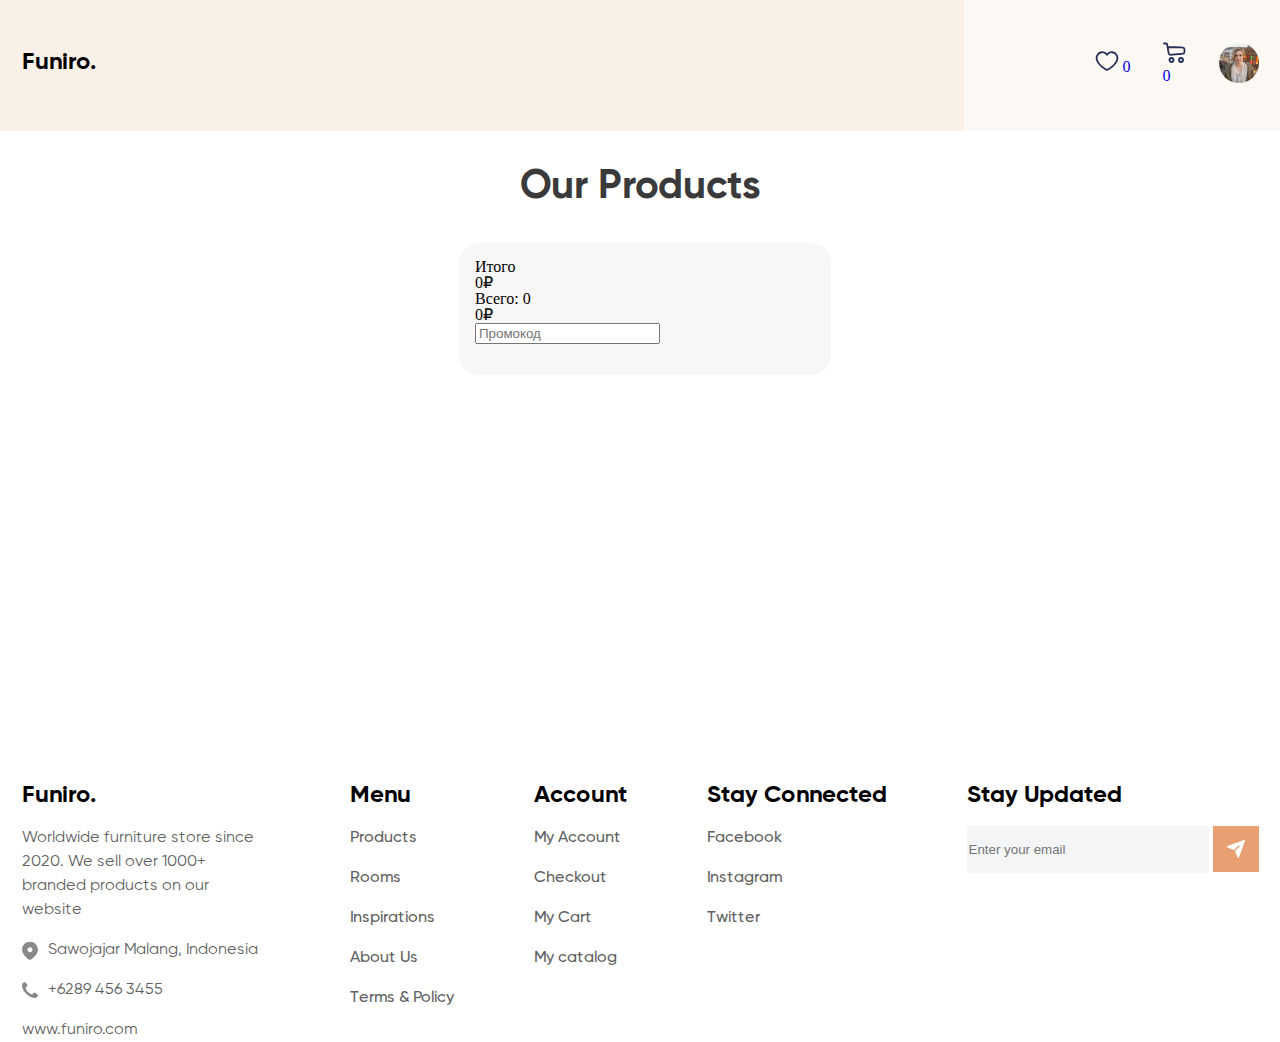
<file: layout/cart.html>
<!doctype html>
<html lang="en">
<head>
    <meta charset="UTF-8">
    <meta name="viewport"
          content="width=device-width, user-scalable=no, initial-scale=1.0, maximum-scale=1.0, minimum-scale=1.0">
    <meta http-equiv="X-UA-Compatible" content="ie=edge">
    <link rel="stylesheet" href="cartStyles.css">
    <link rel="stylesheet" href="../normalize.css">
    <link rel="icon" type="image/x-icon" href="../img/sofa.ico">
    <title>Furniture Shop</title>
</head>
<body>

<header class="container">
    <div class="header__background"></div>
    <div class="apricot-background"></div>
    <div class="header">
        <h3 class="logo-text"><a href="index.html">Funiro.</a></h3>
        <div class="cart-like-avatar">
            <div class="relative  margin-right-32"><a class="link-to-likes" href="like.html"><img src="../img/Like.svg"
                                                                                                  alt="like">
                <span class="likeCount">0</span>
            </a></div>
            <div class="relative margin-right-32"><a class="link-to-cart" href="cart.html"><img src="../img/Cart.svg"
                                                                                                alt="cart">
                <p class="cartCount">0</p></a></div>
            <div class="avatar"><a href="#"><img src="../img/Furniture/avatar.svg" alt="avatar"></a></div>
        </div>
    </div>
</header>

<h2 class="headline">Our Products</h2>

<main class=" block-with-cart-items">

    <div class="block-with-furniture">
    </div>
    <aside class="total-money-block">
        <div class="totalMoneyBlock__price">
            <h3 class="totalMoneyBlock__total-text">Итого</h3>
            <h3 class="totalMoneyBlock__count-of-money totalMoneyBlock__count-of-money-total">0</h3>
        </div>
        <div class="totalMoneyBlock__total">
            <h2 class="totalMoneyBlock__goods-amount">Всего: <span class="totalMoneyBlock__count-of-items">0</span></h2>
            <h2 class="totalMoneyBlock__count-of-money">0</h2>
        </div>
        <input placeholder="Промокод" class="totalMoneyBlock__promo" type="text">
    </aside>
</main>


<footer>
    <article class="footer-content container">
        <section class="footer-content__contact">
            <h3 class="footer-content__header margin-bottom-16px">Funiro.</h3>
            <p class="footer-content__text margin-bottom-16px">Worldwide furniture store since 2020. We sell over
                1000+ branded
                products on our website</p>
            <div class="footer-content__location margin-bottom-16px">
                <img src="../img/Furniture/map.svg" alt="map">
                <span class="footer-content__text margin-left-10px">Sawojajar Malang, Indonesia</span>
            </div>
            <div class="footer-content__phone margin-bottom-16px">
                <img src="../img/Furniture/phone.svg" alt="phone">
                <span class="footer-content__text margin-left-10px"><a class="text-decoration-none"
                                                                       href="tel:+62894563455">+6289 456 3455</a></span>
            </div>
            <a class="footer-content__text text-decoration-none" href="index.html">www.funiro.com</a>

        </section>
        <section class="footer-content__menu footer-content__item">
            <h3 class="footer-content__header ">Menu</h3>
            <ul class="list">
                <li class="list__element"><a class="text-decoration-none" href="#">Products</a></li>
                <li class="list__element"><a class="text-decoration-none" href="#">Rooms</a></li>
                <li class="list__element"><a class="text-decoration-none" href="#">Inspirations</a></li>
                <li class="list__element"><a class="text-decoration-none" href="#">About Us</a></li>
                <li class="list__element"><a class="text-decoration-none" href="#">Terms & Policy</a></li>
            </ul>
        </section>
        <section class="footer-content__account footer-content__item">
            <h3 class="footer-content__header">Account</h3>
            <ul class="list">
                <li class="list__element"><a class="text-decoration-none" href="#">My Account</a></li>
                <li class="list__element"><a class="text-decoration-none" href="#">Checkout</a></li>
                <li class="list__element"><a class="text-decoration-none" href="#">My Cart</a></li>
                <li class="list__element"><a class="text-decoration-none" href="#">My catalog</a></li>
            </ul>
        </section>
        <section class="footer-content__stay-connected stay-connected footer-content__item">
            <h3 class="footer-content__header">Stay Connected</h3>
            <ul class="list">
                <li class="list__element"><a class="text-decoration-none" href="#">Facebook</a></li>
                <li class="list__element"><a class="text-decoration-none" href="#">Instagram</a></li>
                <li class="list__element"><a class="text-decoration-none" href="#">Twitter</a></li>
            </ul>
        </section>
        <section class="footer-content__stay-updated ">
            <h3 class="footer-content__header margin-bottom-16px">Stay Updated</h3>
            <div class="display-flex enter-email">
                <input type="email" id="email" placeholder="Enter your email">
                <label for="email">
                    <div class="email-send-button">
                        <img src="../img/Furniture/send.svg" alt="">
                    </div>
                </label>
            </div>
        </section>
    </article>
</footer>

<script type="module" src="localStore.js"></script>
<script type="module" src="render.js"></script>
<script type="module" src="hideUncoverFooter.js"></script>
<script type="module" src="mainCart.js"></script>

</body>
</html>
</file>
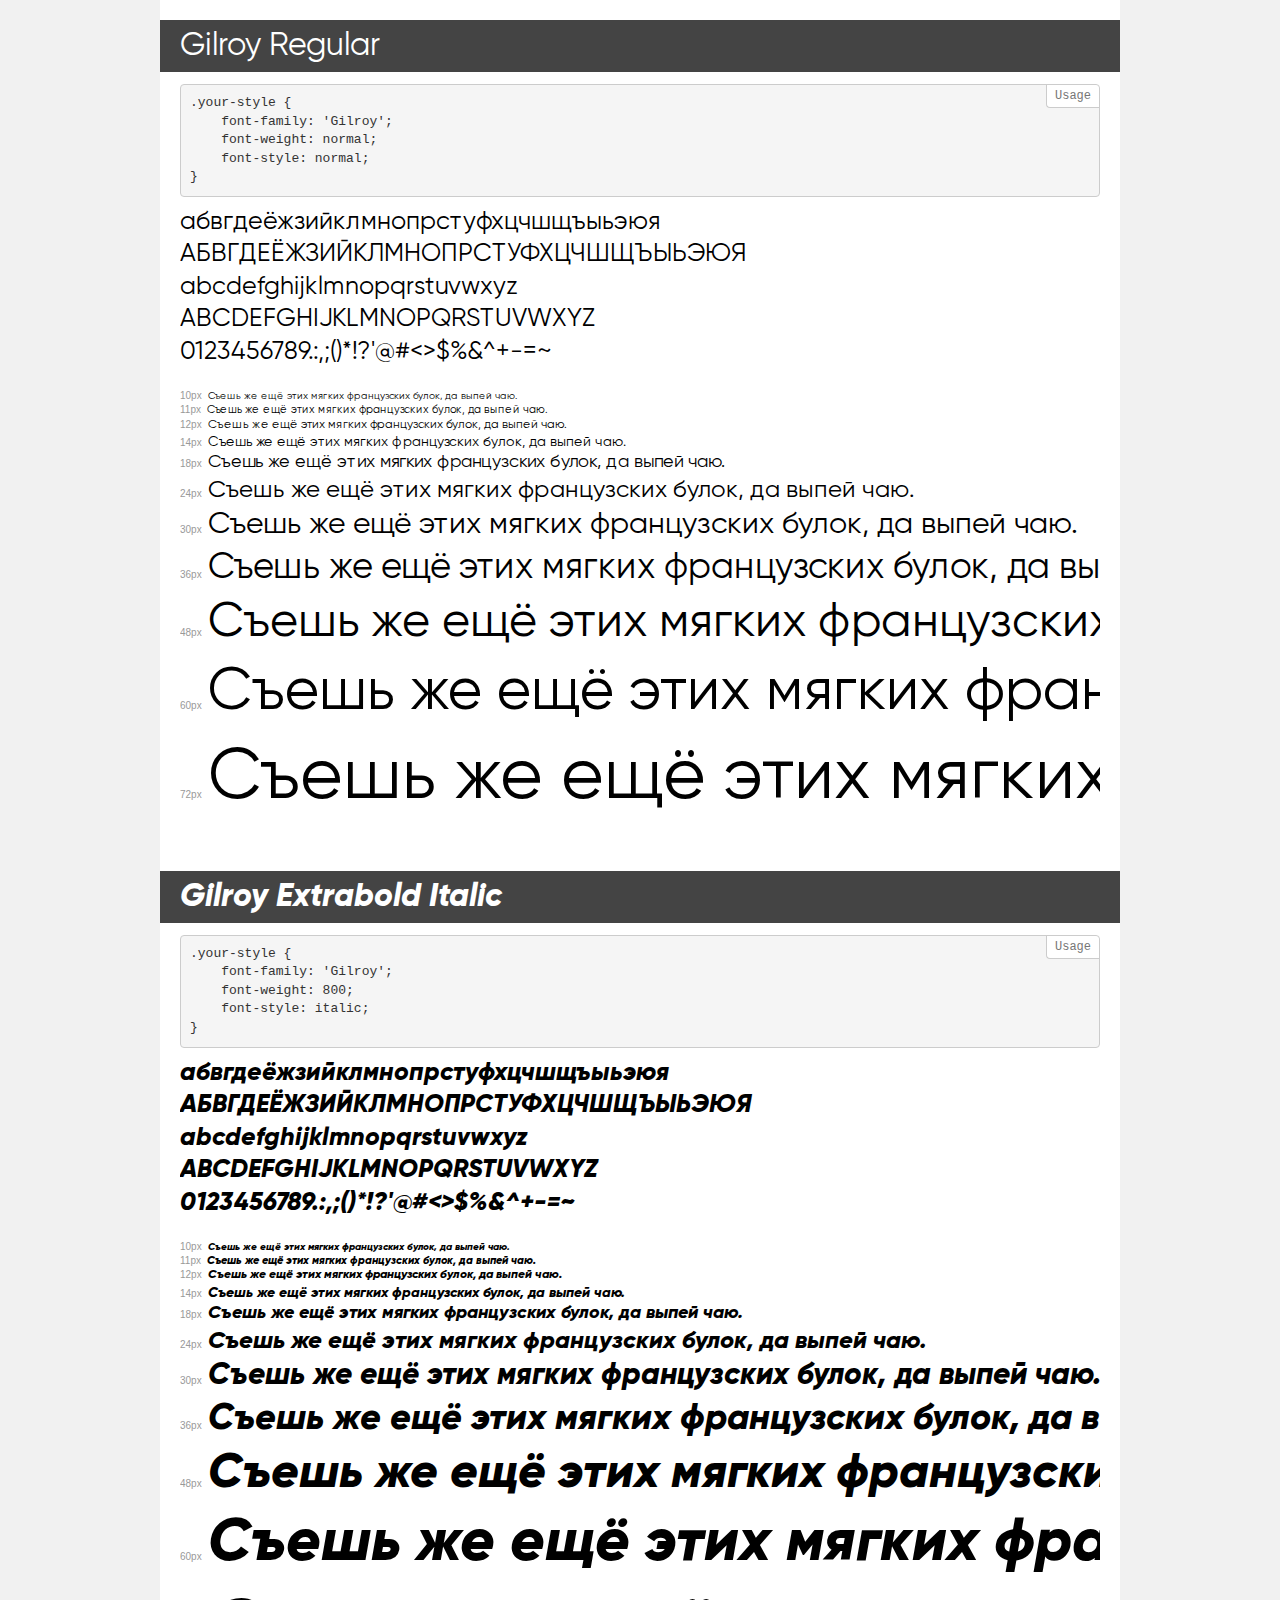
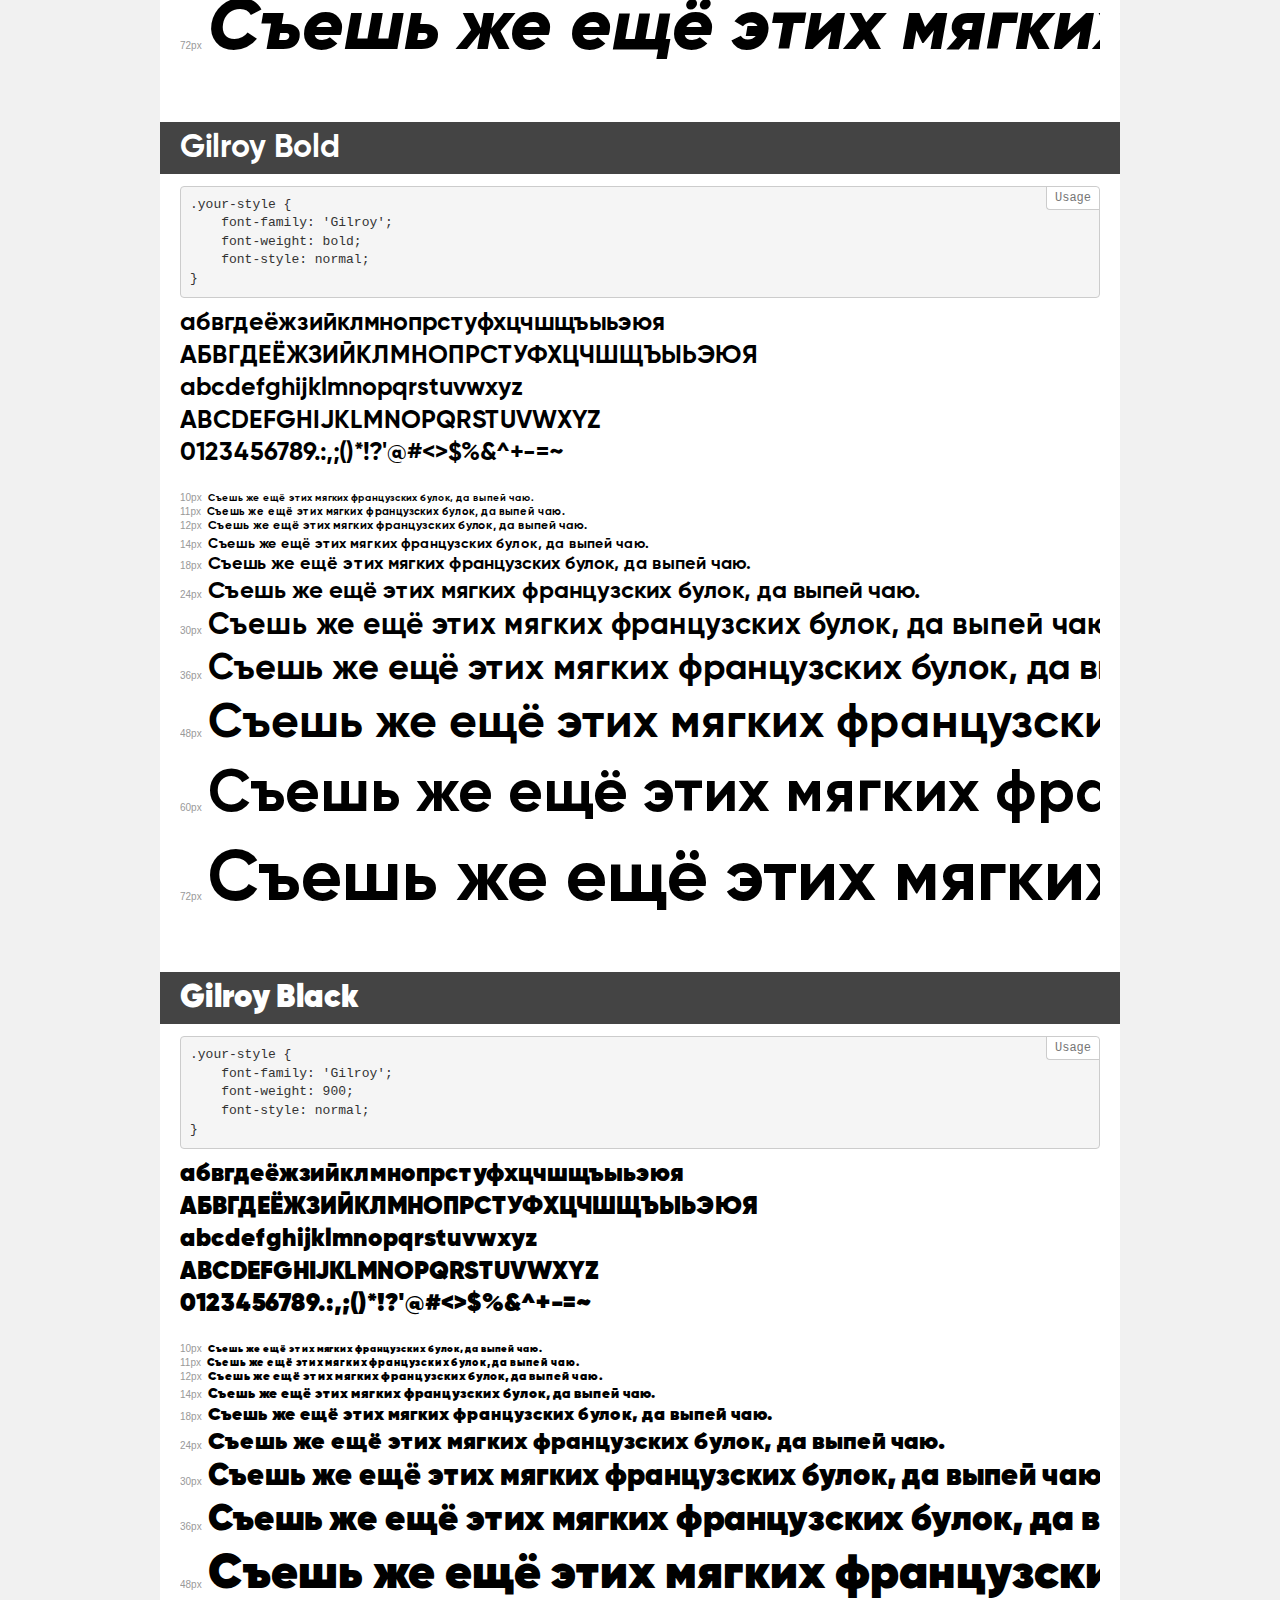
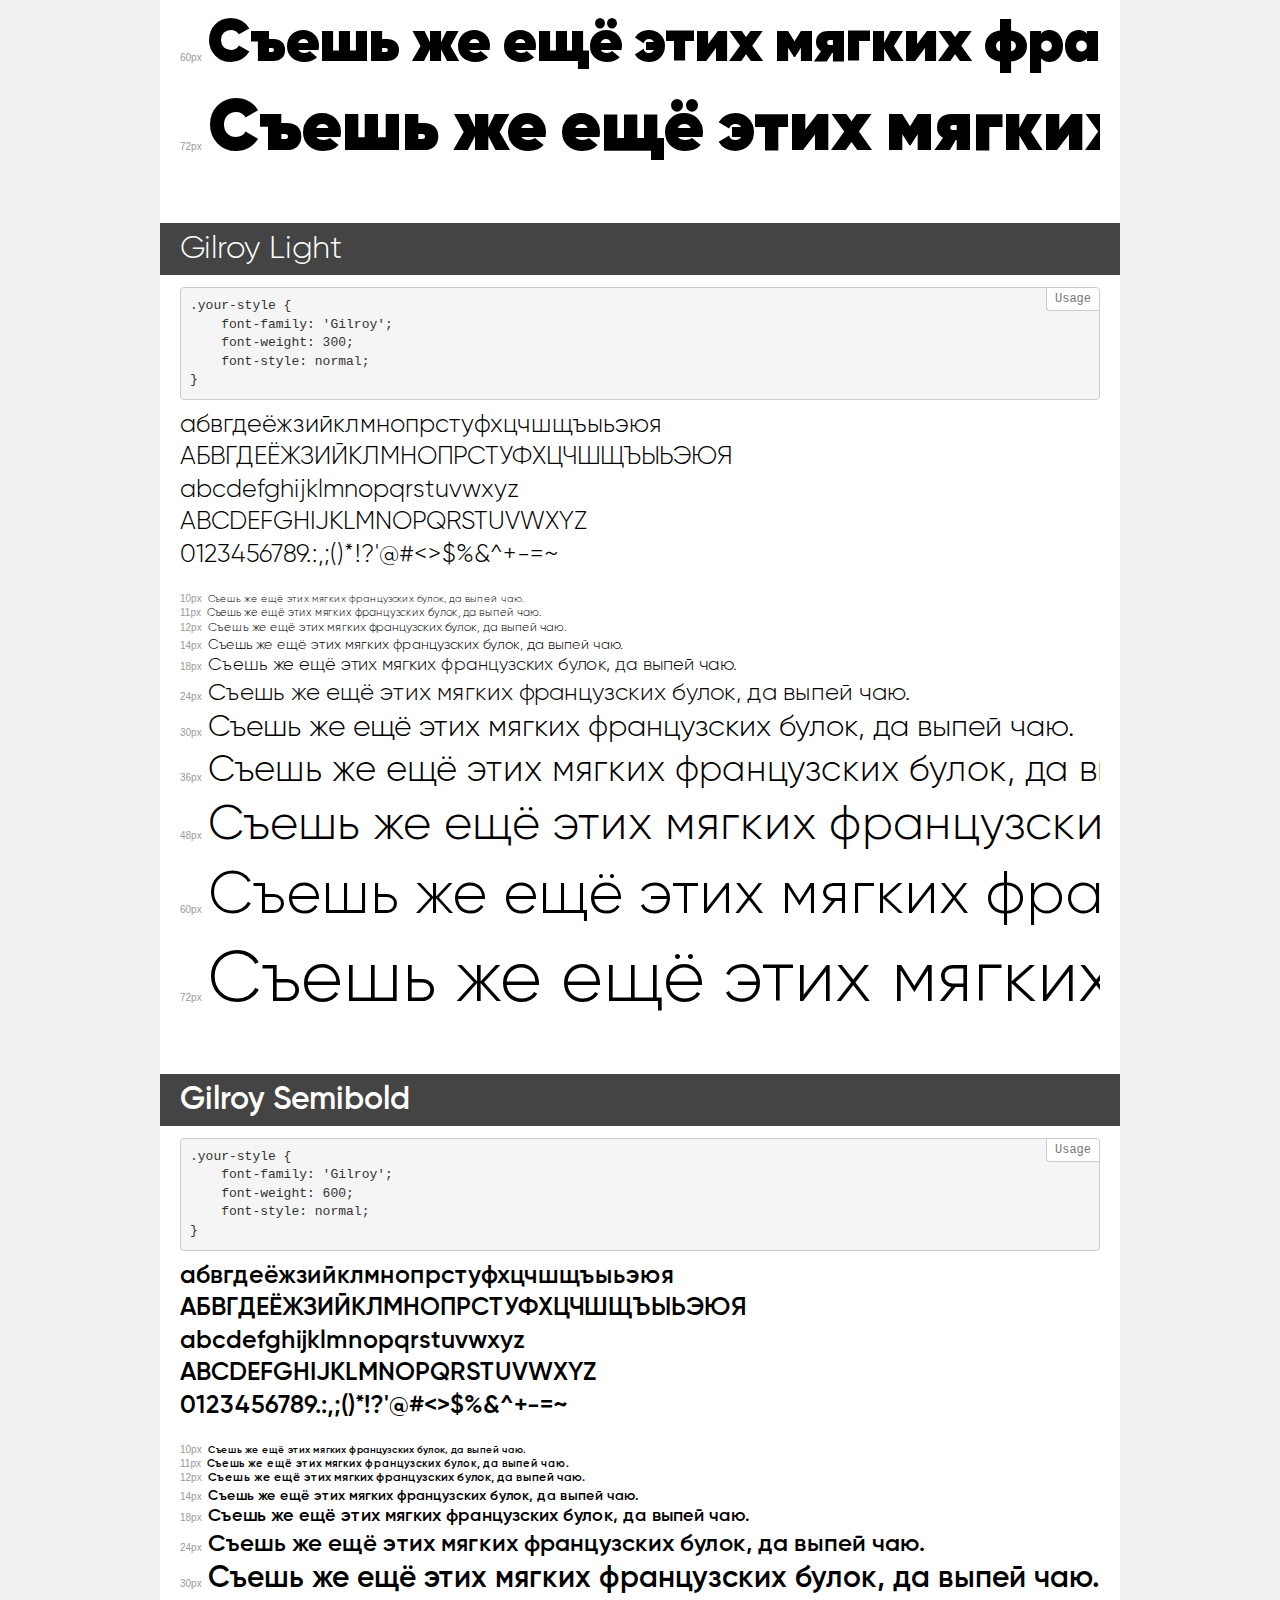
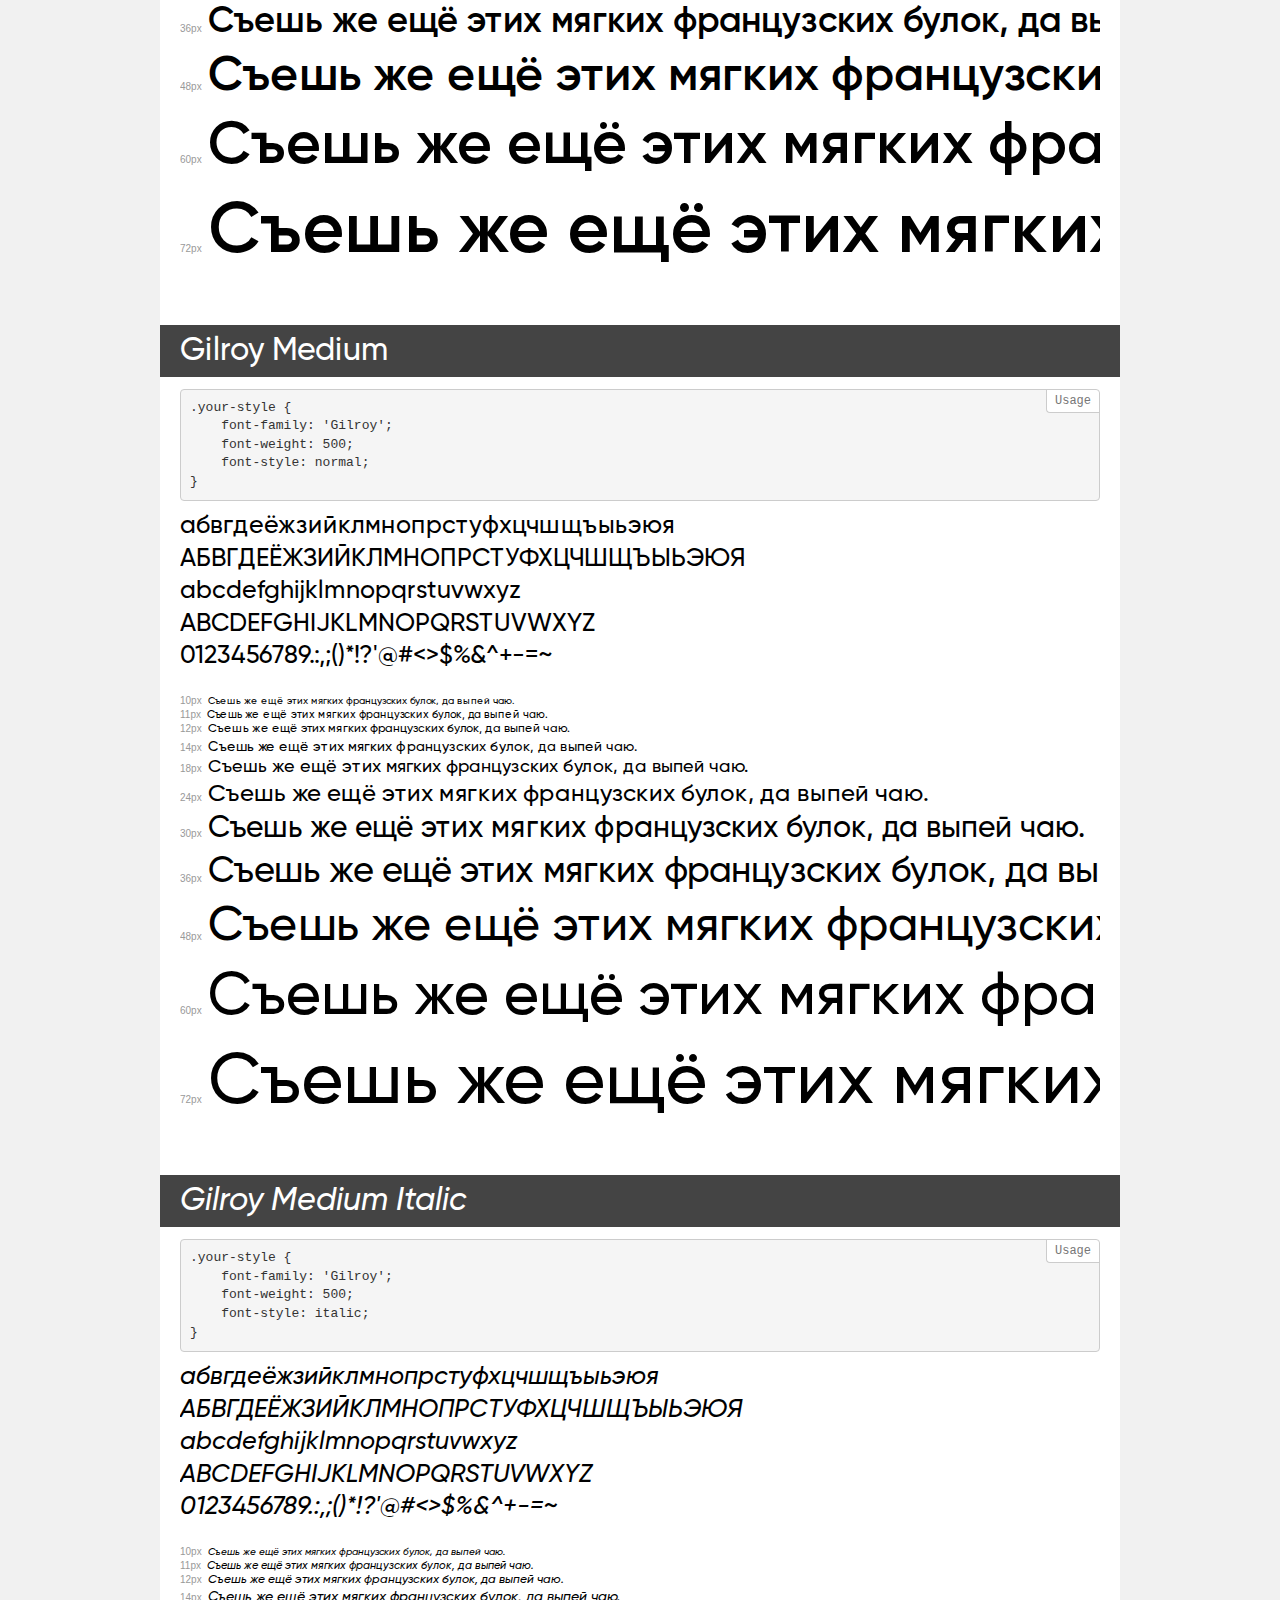
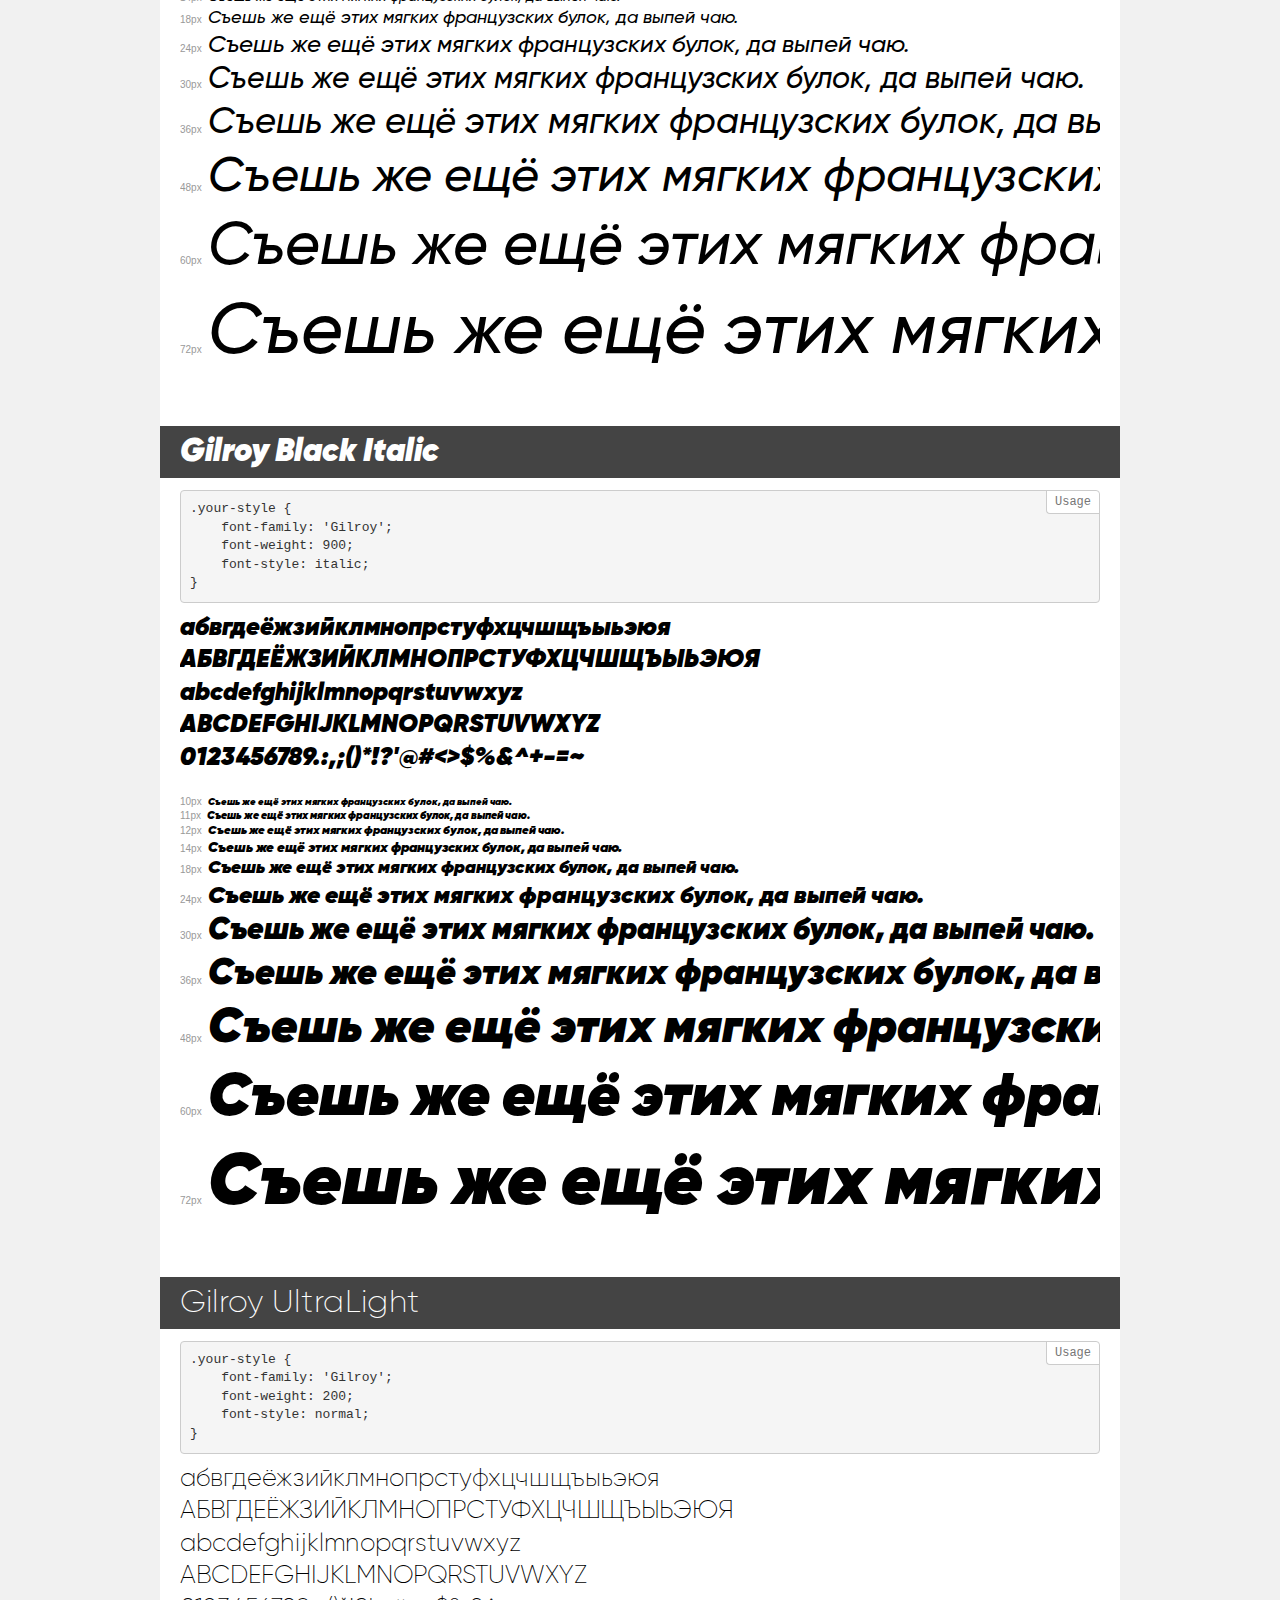
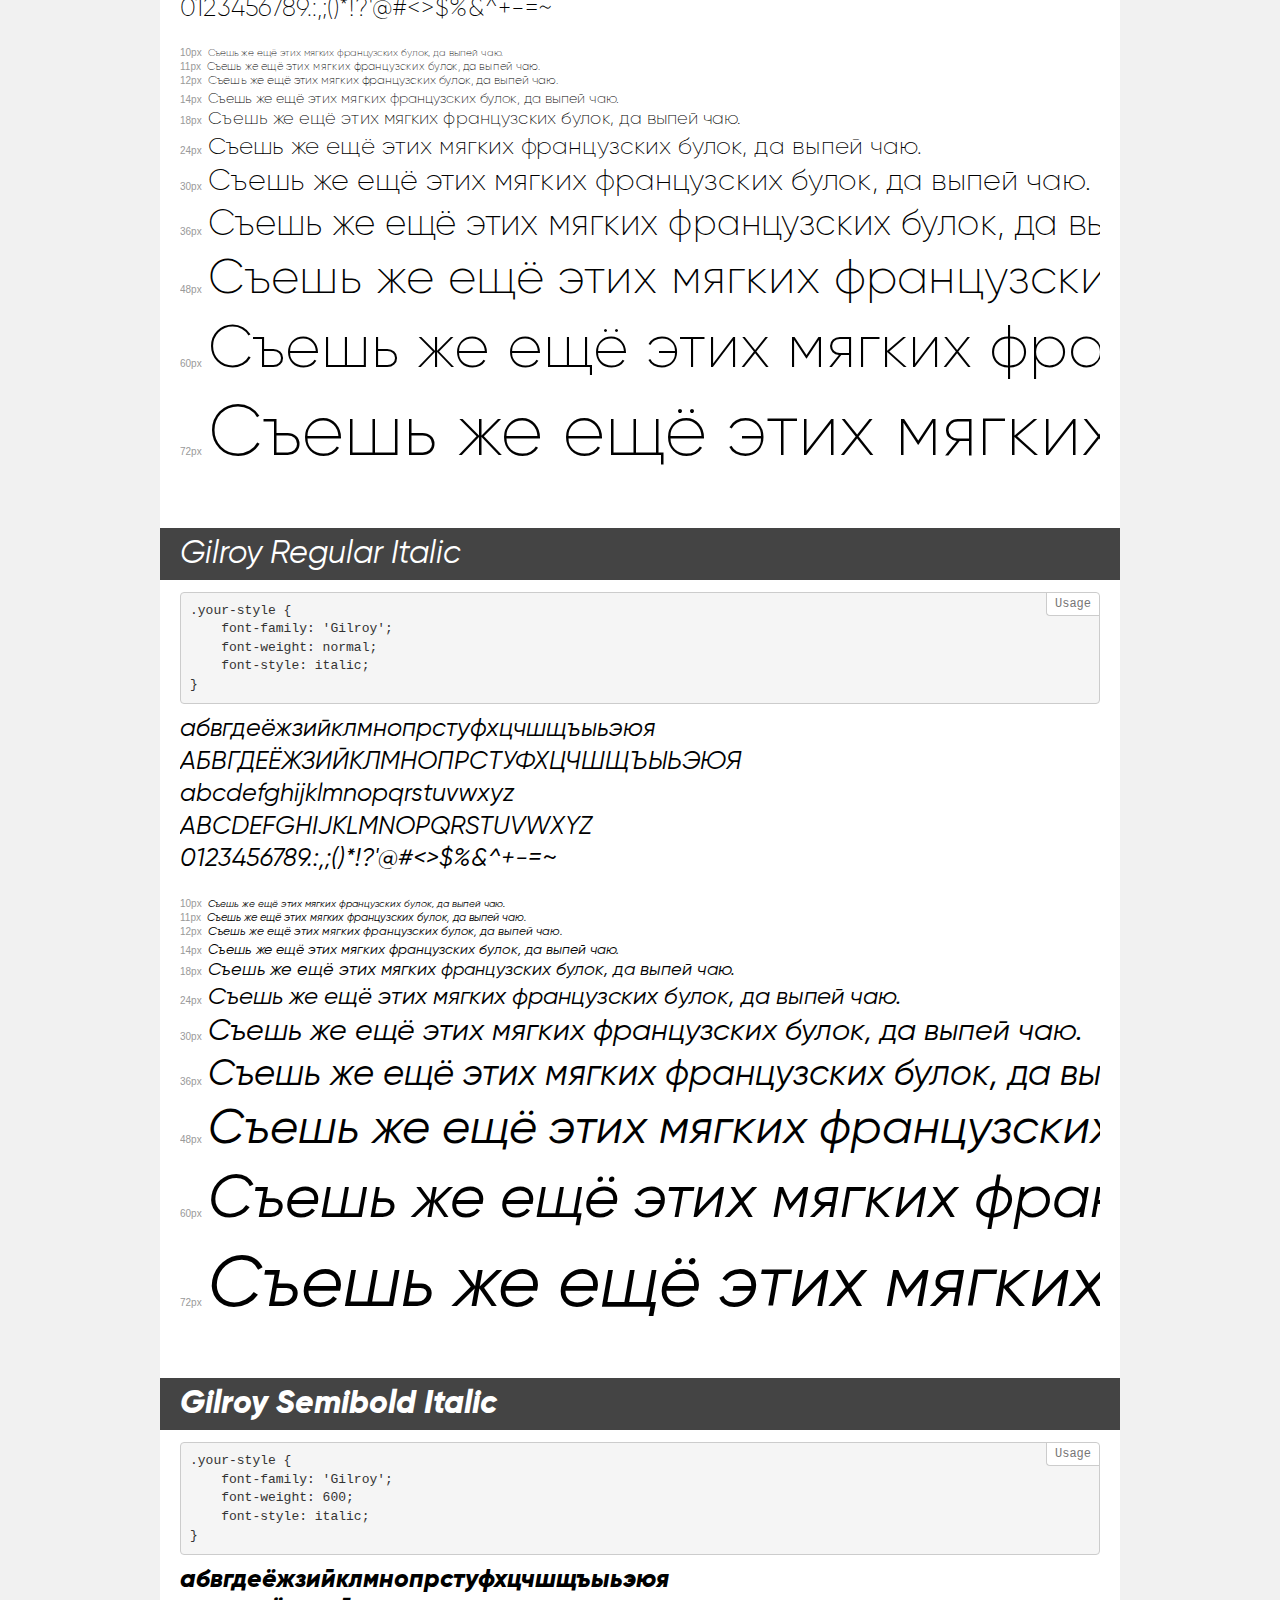
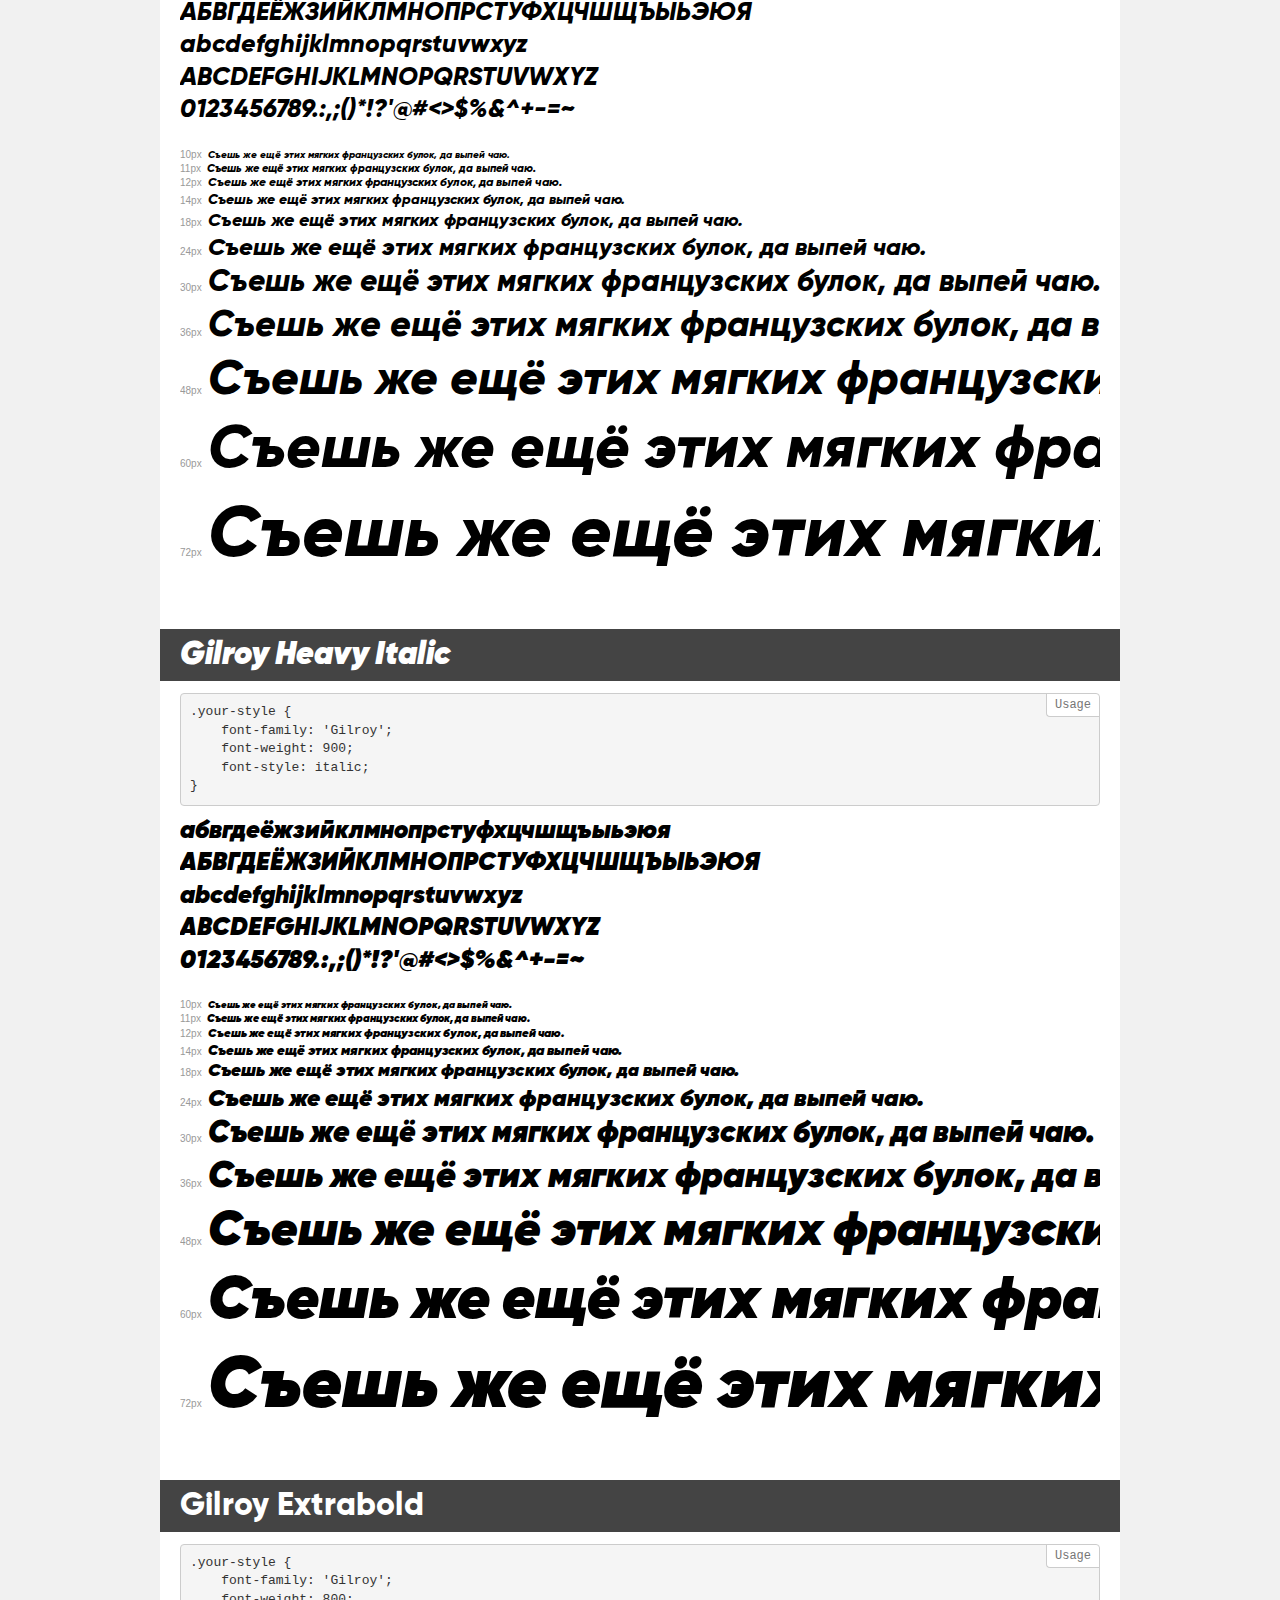
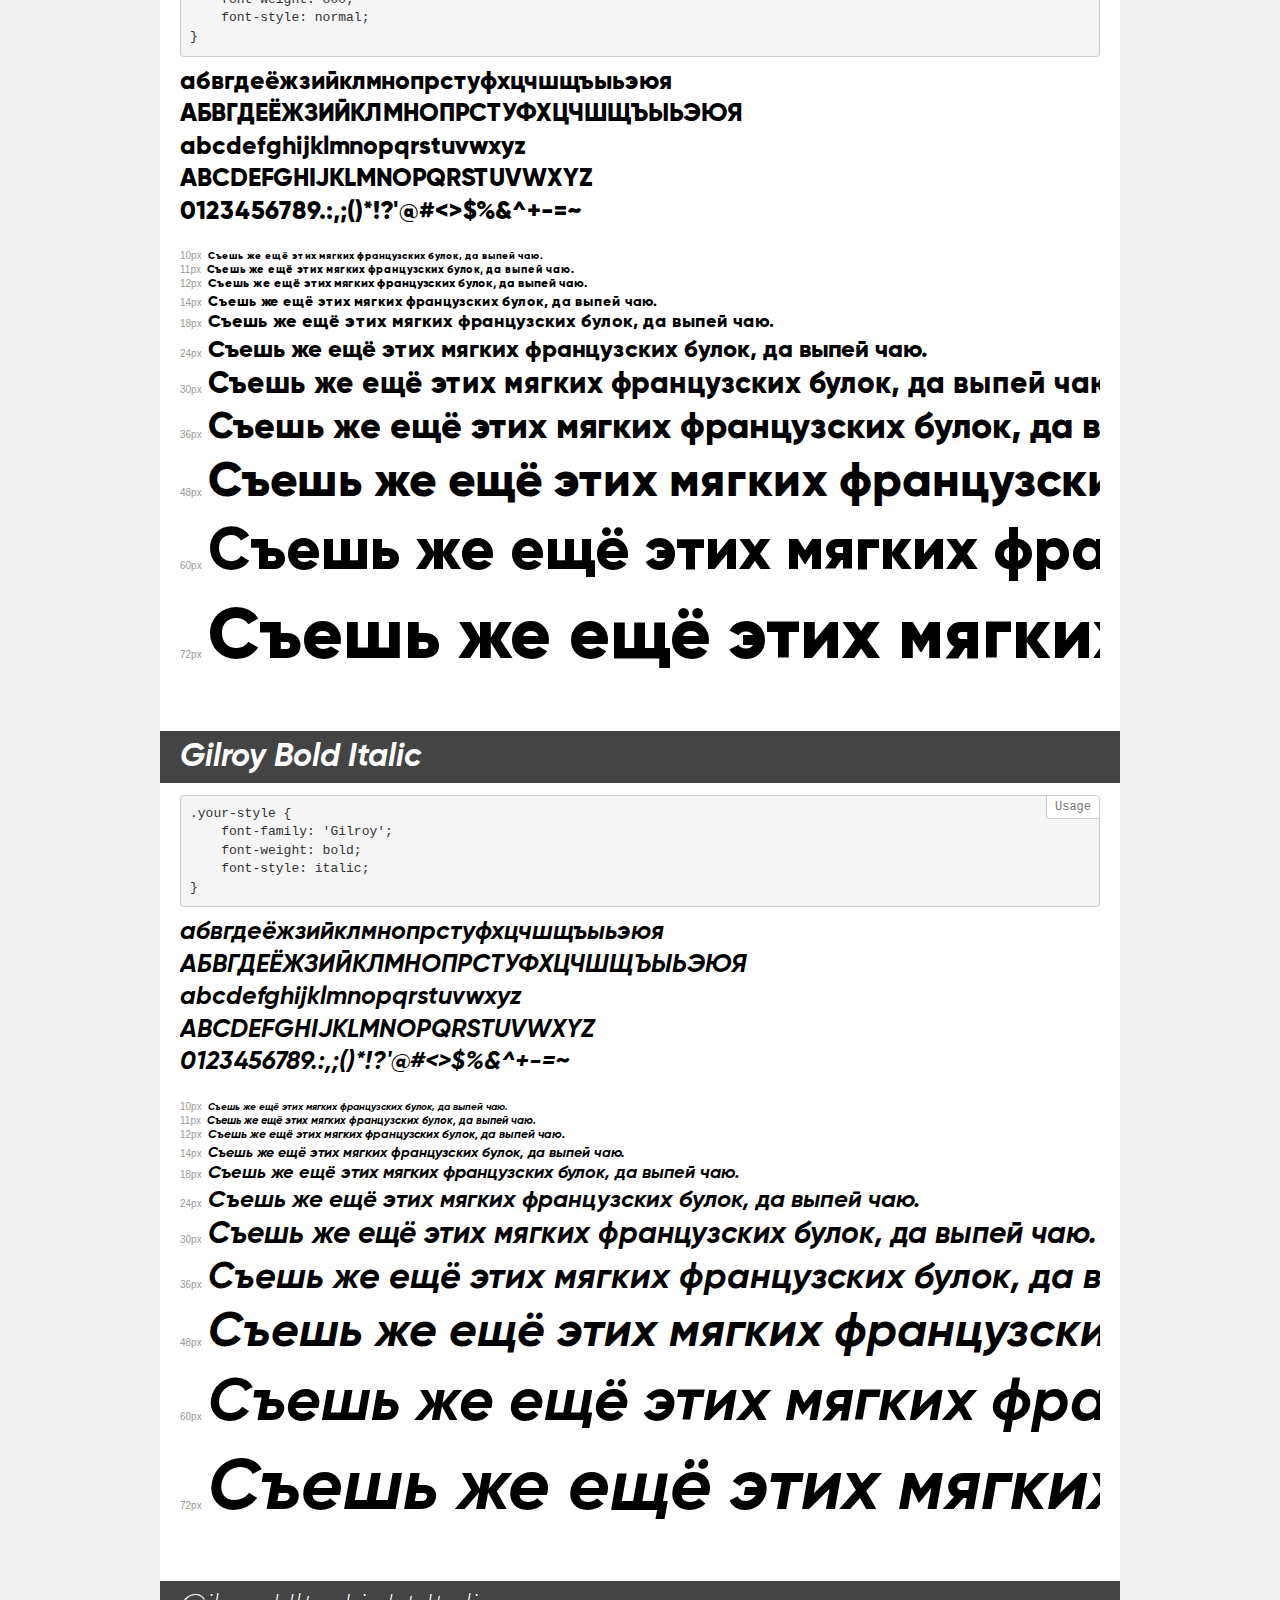
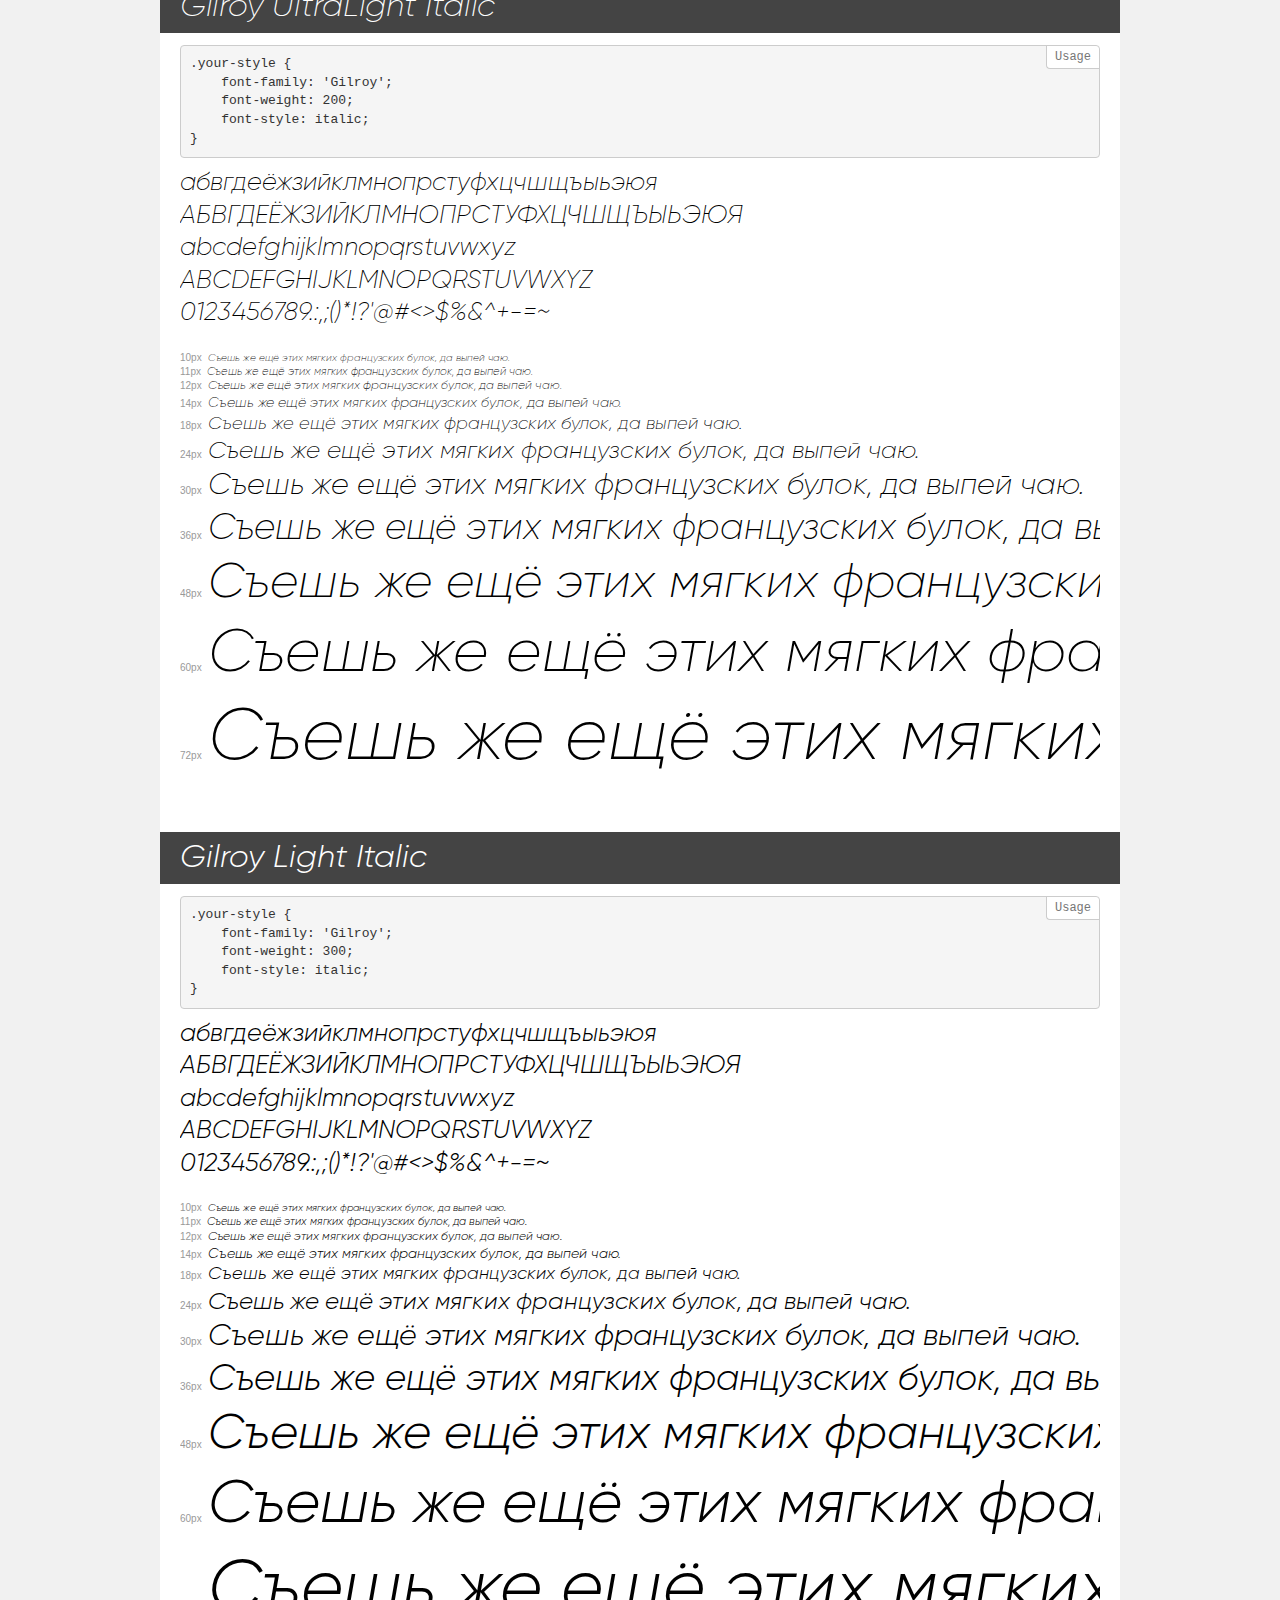
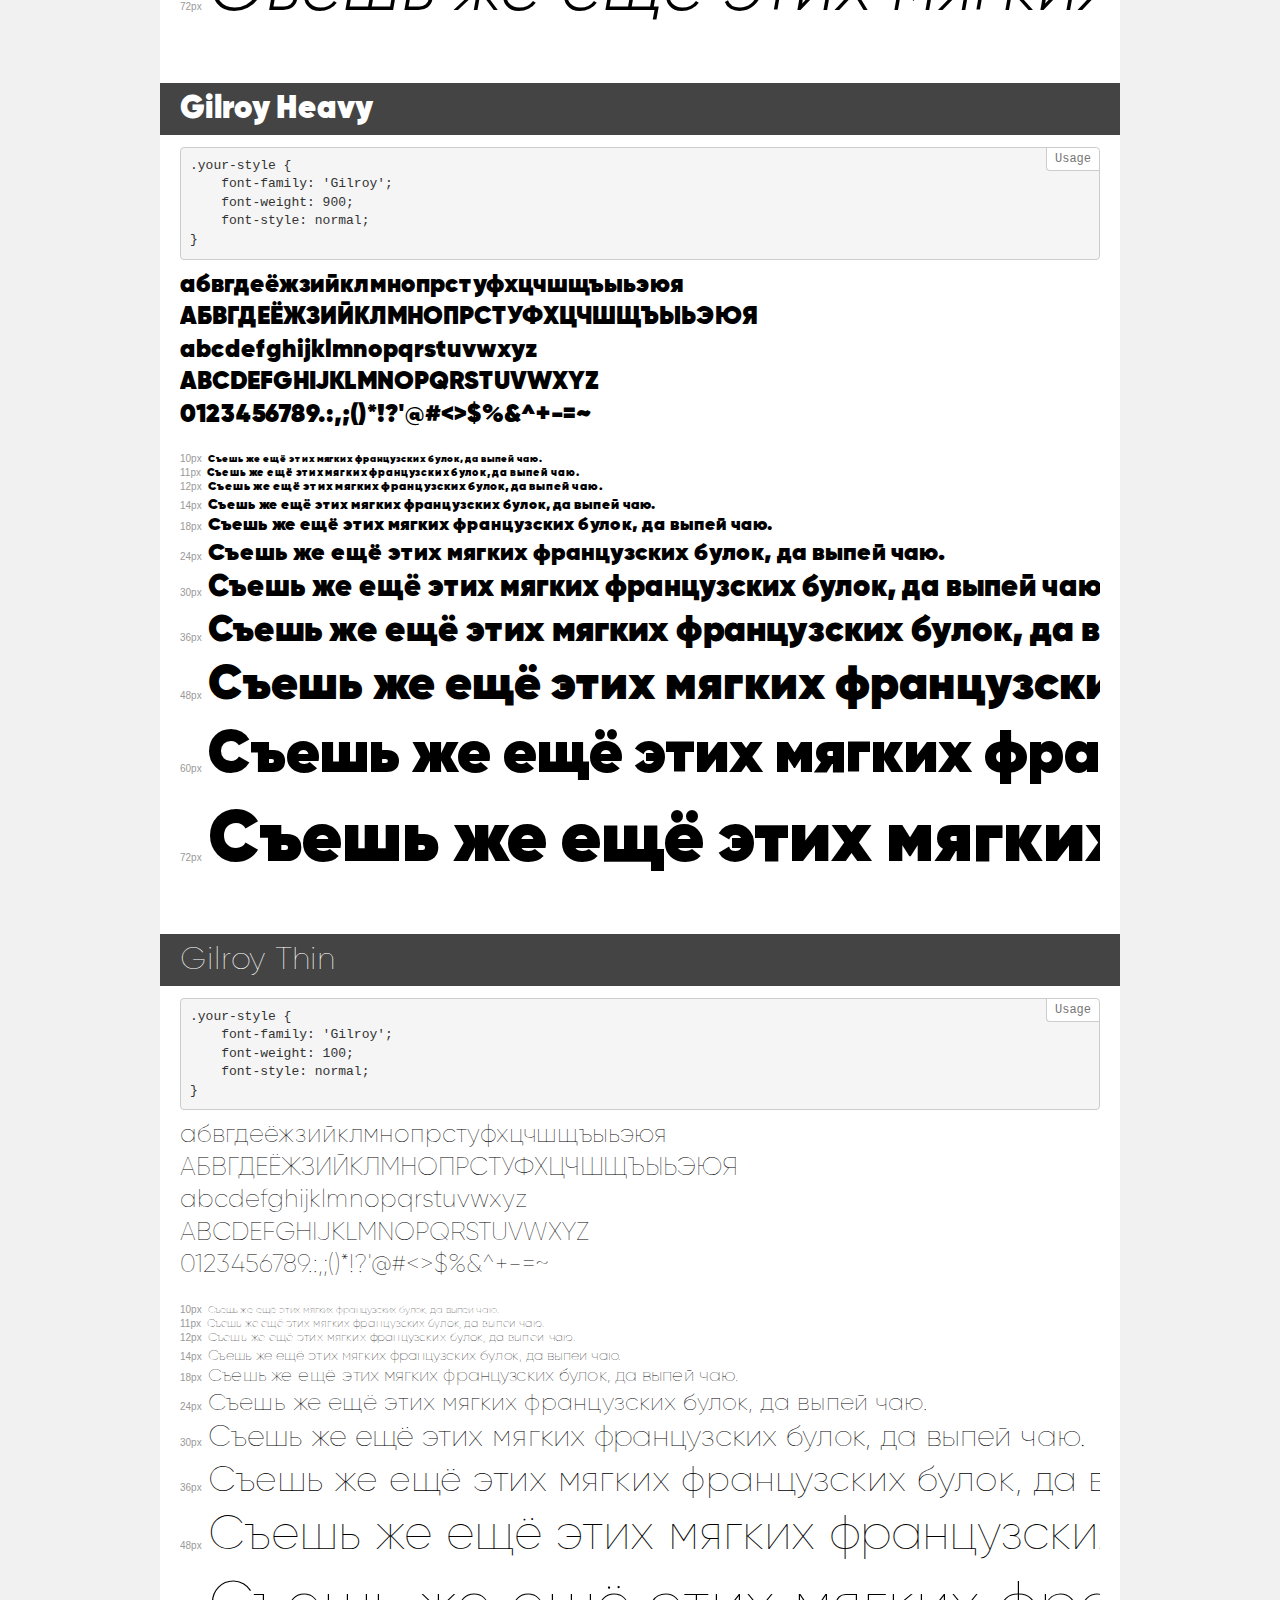
<file: fonts/Gilroy/demo.html>
<!DOCTYPE html>
<html>
<head>
    <meta charset="utf-8">
    <meta http-equiv="X-UA-Compatible" content="IE=edge">
    <meta name="viewport" content="width=device-width, initial-scale=1">
    <meta name="robots" content="noindex, noarchive">
    <meta name="format-detection" content="telephone=no">
    <title>Transfonter demo</title>
    <link href="stylesheet.css" rel="stylesheet">
    <style>
        /*
        http://meyerweb.com/eric/tools/css/reset/
        v2.0 | 20110126
        License: none (public domain)
        */
        html, body, div, span, applet, object, iframe,
        h1, h2, h3, h4, h5, h6, p, blockquote, pre,
        a, abbr, acronym, address, big, cite, code,
        del, dfn, em, img, ins, kbd, q, s, samp,
        small, strike, strong, sub, sup, tt, var,
        b, u, i, center,
        dl, dt, dd, ol, ul, li,
        fieldset, form, label, legend,
        table, caption, tbody, tfoot, thead, tr, th, td,
        article, aside, canvas, details, embed,
        figure, figcaption, footer, header, hgroup,
        menu, nav, output, ruby, section, summary,
        time, mark, audio, video {
            margin: 0;
            padding: 0;
            border: 0;
            font-size: 100%;
            font: inherit;
            vertical-align: baseline;
        }
        /* HTML5 display-role reset for older browsers */
        article, aside, details, figcaption, figure,
        footer, header, hgroup, menu, nav, section {
            display: block;
        }
        body {
            line-height: 1;
        }
        ol, ul {
            list-style: none;
        }
        blockquote, q {
            quotes: none;
        }
        blockquote:before, blockquote:after,
        q:before, q:after {
            content: '';
            content: none;
        }
        table {
            border-collapse: collapse;
            border-spacing: 0;
        }
        /* common styles */
        body {
            background: #f1f1f1;
            color: #000;
        }
        .page {
            background: #fff;
            width: 920px;
            margin: 0 auto;
            padding: 20px 20px 0 20px;
            overflow: hidden;
        }
        .font-container {
            overflow-x: auto;
            overflow-y: hidden;
            margin-bottom: 40px;
            line-height: 1.3;
            white-space: nowrap;
            padding-bottom: 5px;
        }
        h1 {
            position: relative;
            background: #444;
            font-size: 32px;
            color: #fff;
            padding: 10px 20px;
            margin: 0 -20px 12px -20px;
        }
        .letters {
            font-size: 25px;
            margin-bottom: 20px;
        }
        .s10:before {
            content: '10px';
        }
        .s11:before {
            content: '11px';
        }
        .s12:before {
            content: '12px';
        }
        .s14:before {
            content: '14px';
        }
        .s18:before {
            content: '18px';
        }
        .s24:before {
            content: '24px';
        }
        .s30:before {
            content: '30px';
        }
        .s36:before {
            content: '36px';
        }
        .s48:before {
            content: '48px';
        }
        .s60:before {
            content: '60px';
        }
        .s72:before {
            content: '72px';
        }
        .s10:before, .s11:before, .s12:before, .s14:before,
        .s18:before, .s24:before, .s30:before, .s36:before,
        .s48:before, .s60:before, .s72:before {
            font-family: Arial, sans-serif;
            font-size: 10px;
            font-weight: normal;
            font-style: normal;
            color: #999;
            padding-right: 6px;
        }
        pre {
            display: block;
            position: relative;
            padding: 9px;
            margin: 0 0 10px;
            font-family: Monaco, Menlo, Consolas, "Courier New", monospace !important;
            font-size: 13px;
            line-height: 1.428571429;
            color: #333;
            font-weight: normal !important;
            font-style: normal !important;
            background-color: #f5f5f5;
            border: 1px solid #ccc;
            overflow-x: auto;
            border-radius: 4px;
        }
        pre:after {
            display: block;
            position: absolute;
            right: 0;
            top: 0;
            content: 'Usage';
            line-height: 1;
            padding: 5px 8px;
            font-size: 12px;
            color: #767676;
            background-color: #fff;
            border: 1px solid #ccc;
            border-right: none;
            border-top: none;
            border-radius: 0 4px 0 4px;
            z-index: 10;
        }
        /* responsive */
        @media (max-width: 959px) {
            .page {
                width: auto;
                margin: 0;
            }
        }
    </style>
</head>
<body>
<div class="page">
    <div class="demo" style="font-family: 'Gilroy'; font-weight: normal; font-style: normal;">
        <h1>Gilroy Regular</h1>
        <pre>.your-style {
    font-family: 'Gilroy';
    font-weight: normal;
    font-style: normal;
}</pre>
        <div class="font-container">
            <p class="letters">
                абвгдеёжзийклмнопрстуфхцчшщъыьэюя<br>
АБВГДЕЁЖЗИЙКЛМНОПРСТУФХЦЧШЩЪЫЬЭЮЯ<br>
abcdefghijklmnopqrstuvwxyz<br>
ABCDEFGHIJKLMNOPQRSTUVWXYZ<br>
                0123456789.:,;()*!?'@#<>$%&^+-=~
            </p>
            <p class="s10" style="font-size: 10px;">Съешь же ещё этих мягких французских булок, да выпей чаю.</p>
            <p class="s11" style="font-size: 11px;">Съешь же ещё этих мягких французских булок, да выпей чаю.</p>
            <p class="s12" style="font-size: 12px;">Съешь же ещё этих мягких французских булок, да выпей чаю.</p>
            <p class="s14" style="font-size: 14px;">Съешь же ещё этих мягких французских булок, да выпей чаю.</p>
            <p class="s18" style="font-size: 18px;">Съешь же ещё этих мягких французских булок, да выпей чаю.</p>
            <p class="s24" style="font-size: 24px;">Съешь же ещё этих мягких французских булок, да выпей чаю.</p>
            <p class="s30" style="font-size: 30px;">Съешь же ещё этих мягких французских булок, да выпей чаю.</p>
            <p class="s36" style="font-size: 36px;">Съешь же ещё этих мягких французских булок, да выпей чаю.</p>
            <p class="s48" style="font-size: 48px;">Съешь же ещё этих мягких французских булок, да выпей чаю.</p>
            <p class="s60" style="font-size: 60px;">Съешь же ещё этих мягких французских булок, да выпей чаю.</p>
            <p class="s72" style="font-size: 72px;">Съешь же ещё этих мягких французских булок, да выпей чаю.</p>
        </div>
    </div>
    <div class="demo" style="font-family: 'Gilroy'; font-weight: 800; font-style: italic;">
        <h1>Gilroy Extrabold Italic</h1>
        <pre>.your-style {
    font-family: 'Gilroy';
    font-weight: 800;
    font-style: italic;
}</pre>
        <div class="font-container">
            <p class="letters">
                абвгдеёжзийклмнопрстуфхцчшщъыьэюя<br>
АБВГДЕЁЖЗИЙКЛМНОПРСТУФХЦЧШЩЪЫЬЭЮЯ<br>
abcdefghijklmnopqrstuvwxyz<br>
ABCDEFGHIJKLMNOPQRSTUVWXYZ<br>
                0123456789.:,;()*!?'@#<>$%&^+-=~
            </p>
            <p class="s10" style="font-size: 10px;">Съешь же ещё этих мягких французских булок, да выпей чаю.</p>
            <p class="s11" style="font-size: 11px;">Съешь же ещё этих мягких французских булок, да выпей чаю.</p>
            <p class="s12" style="font-size: 12px;">Съешь же ещё этих мягких французских булок, да выпей чаю.</p>
            <p class="s14" style="font-size: 14px;">Съешь же ещё этих мягких французских булок, да выпей чаю.</p>
            <p class="s18" style="font-size: 18px;">Съешь же ещё этих мягких французских булок, да выпей чаю.</p>
            <p class="s24" style="font-size: 24px;">Съешь же ещё этих мягких французских булок, да выпей чаю.</p>
            <p class="s30" style="font-size: 30px;">Съешь же ещё этих мягких французских булок, да выпей чаю.</p>
            <p class="s36" style="font-size: 36px;">Съешь же ещё этих мягких французских булок, да выпей чаю.</p>
            <p class="s48" style="font-size: 48px;">Съешь же ещё этих мягких французских булок, да выпей чаю.</p>
            <p class="s60" style="font-size: 60px;">Съешь же ещё этих мягких французских булок, да выпей чаю.</p>
            <p class="s72" style="font-size: 72px;">Съешь же ещё этих мягких французских булок, да выпей чаю.</p>
        </div>
    </div>
    <div class="demo" style="font-family: 'Gilroy'; font-weight: bold; font-style: normal;">
        <h1>Gilroy Bold</h1>
        <pre>.your-style {
    font-family: 'Gilroy';
    font-weight: bold;
    font-style: normal;
}</pre>
        <div class="font-container">
            <p class="letters">
                абвгдеёжзийклмнопрстуфхцчшщъыьэюя<br>
АБВГДЕЁЖЗИЙКЛМНОПРСТУФХЦЧШЩЪЫЬЭЮЯ<br>
abcdefghijklmnopqrstuvwxyz<br>
ABCDEFGHIJKLMNOPQRSTUVWXYZ<br>
                0123456789.:,;()*!?'@#<>$%&^+-=~
            </p>
            <p class="s10" style="font-size: 10px;">Съешь же ещё этих мягких французских булок, да выпей чаю.</p>
            <p class="s11" style="font-size: 11px;">Съешь же ещё этих мягких французских булок, да выпей чаю.</p>
            <p class="s12" style="font-size: 12px;">Съешь же ещё этих мягких французских булок, да выпей чаю.</p>
            <p class="s14" style="font-size: 14px;">Съешь же ещё этих мягких французских булок, да выпей чаю.</p>
            <p class="s18" style="font-size: 18px;">Съешь же ещё этих мягких французских булок, да выпей чаю.</p>
            <p class="s24" style="font-size: 24px;">Съешь же ещё этих мягких французских булок, да выпей чаю.</p>
            <p class="s30" style="font-size: 30px;">Съешь же ещё этих мягких французских булок, да выпей чаю.</p>
            <p class="s36" style="font-size: 36px;">Съешь же ещё этих мягких французских булок, да выпей чаю.</p>
            <p class="s48" style="font-size: 48px;">Съешь же ещё этих мягких французских булок, да выпей чаю.</p>
            <p class="s60" style="font-size: 60px;">Съешь же ещё этих мягких французских булок, да выпей чаю.</p>
            <p class="s72" style="font-size: 72px;">Съешь же ещё этих мягких французских булок, да выпей чаю.</p>
        </div>
    </div>
    <div class="demo" style="font-family: 'Gilroy'; font-weight: 900; font-style: normal;">
        <h1>Gilroy Black</h1>
        <pre>.your-style {
    font-family: 'Gilroy';
    font-weight: 900;
    font-style: normal;
}</pre>
        <div class="font-container">
            <p class="letters">
                абвгдеёжзийклмнопрстуфхцчшщъыьэюя<br>
АБВГДЕЁЖЗИЙКЛМНОПРСТУФХЦЧШЩЪЫЬЭЮЯ<br>
abcdefghijklmnopqrstuvwxyz<br>
ABCDEFGHIJKLMNOPQRSTUVWXYZ<br>
                0123456789.:,;()*!?'@#<>$%&^+-=~
            </p>
            <p class="s10" style="font-size: 10px;">Съешь же ещё этих мягких французских булок, да выпей чаю.</p>
            <p class="s11" style="font-size: 11px;">Съешь же ещё этих мягких французских булок, да выпей чаю.</p>
            <p class="s12" style="font-size: 12px;">Съешь же ещё этих мягких французских булок, да выпей чаю.</p>
            <p class="s14" style="font-size: 14px;">Съешь же ещё этих мягких французских булок, да выпей чаю.</p>
            <p class="s18" style="font-size: 18px;">Съешь же ещё этих мягких французских булок, да выпей чаю.</p>
            <p class="s24" style="font-size: 24px;">Съешь же ещё этих мягких французских булок, да выпей чаю.</p>
            <p class="s30" style="font-size: 30px;">Съешь же ещё этих мягких французских булок, да выпей чаю.</p>
            <p class="s36" style="font-size: 36px;">Съешь же ещё этих мягких французских булок, да выпей чаю.</p>
            <p class="s48" style="font-size: 48px;">Съешь же ещё этих мягких французских булок, да выпей чаю.</p>
            <p class="s60" style="font-size: 60px;">Съешь же ещё этих мягких французских булок, да выпей чаю.</p>
            <p class="s72" style="font-size: 72px;">Съешь же ещё этих мягких французских булок, да выпей чаю.</p>
        </div>
    </div>
    <div class="demo" style="font-family: 'Gilroy'; font-weight: 300; font-style: normal;">
        <h1>Gilroy Light</h1>
        <pre>.your-style {
    font-family: 'Gilroy';
    font-weight: 300;
    font-style: normal;
}</pre>
        <div class="font-container">
            <p class="letters">
                абвгдеёжзийклмнопрстуфхцчшщъыьэюя<br>
АБВГДЕЁЖЗИЙКЛМНОПРСТУФХЦЧШЩЪЫЬЭЮЯ<br>
abcdefghijklmnopqrstuvwxyz<br>
ABCDEFGHIJKLMNOPQRSTUVWXYZ<br>
                0123456789.:,;()*!?'@#<>$%&^+-=~
            </p>
            <p class="s10" style="font-size: 10px;">Съешь же ещё этих мягких французских булок, да выпей чаю.</p>
            <p class="s11" style="font-size: 11px;">Съешь же ещё этих мягких французских булок, да выпей чаю.</p>
            <p class="s12" style="font-size: 12px;">Съешь же ещё этих мягких французских булок, да выпей чаю.</p>
            <p class="s14" style="font-size: 14px;">Съешь же ещё этих мягких французских булок, да выпей чаю.</p>
            <p class="s18" style="font-size: 18px;">Съешь же ещё этих мягких французских булок, да выпей чаю.</p>
            <p class="s24" style="font-size: 24px;">Съешь же ещё этих мягких французских булок, да выпей чаю.</p>
            <p class="s30" style="font-size: 30px;">Съешь же ещё этих мягких французских булок, да выпей чаю.</p>
            <p class="s36" style="font-size: 36px;">Съешь же ещё этих мягких французских булок, да выпей чаю.</p>
            <p class="s48" style="font-size: 48px;">Съешь же ещё этих мягких французских булок, да выпей чаю.</p>
            <p class="s60" style="font-size: 60px;">Съешь же ещё этих мягких французских булок, да выпей чаю.</p>
            <p class="s72" style="font-size: 72px;">Съешь же ещё этих мягких французских булок, да выпей чаю.</p>
        </div>
    </div>
    <div class="demo" style="font-family: 'Gilroy'; font-weight: 600; font-style: normal;">
        <h1>Gilroy Semibold</h1>
        <pre>.your-style {
    font-family: 'Gilroy';
    font-weight: 600;
    font-style: normal;
}</pre>
        <div class="font-container">
            <p class="letters">
                абвгдеёжзийклмнопрстуфхцчшщъыьэюя<br>
АБВГДЕЁЖЗИЙКЛМНОПРСТУФХЦЧШЩЪЫЬЭЮЯ<br>
abcdefghijklmnopqrstuvwxyz<br>
ABCDEFGHIJKLMNOPQRSTUVWXYZ<br>
                0123456789.:,;()*!?'@#<>$%&^+-=~
            </p>
            <p class="s10" style="font-size: 10px;">Съешь же ещё этих мягких французских булок, да выпей чаю.</p>
            <p class="s11" style="font-size: 11px;">Съешь же ещё этих мягких французских булок, да выпей чаю.</p>
            <p class="s12" style="font-size: 12px;">Съешь же ещё этих мягких французских булок, да выпей чаю.</p>
            <p class="s14" style="font-size: 14px;">Съешь же ещё этих мягких французских булок, да выпей чаю.</p>
            <p class="s18" style="font-size: 18px;">Съешь же ещё этих мягких французских булок, да выпей чаю.</p>
            <p class="s24" style="font-size: 24px;">Съешь же ещё этих мягких французских булок, да выпей чаю.</p>
            <p class="s30" style="font-size: 30px;">Съешь же ещё этих мягких французских булок, да выпей чаю.</p>
            <p class="s36" style="font-size: 36px;">Съешь же ещё этих мягких французских булок, да выпей чаю.</p>
            <p class="s48" style="font-size: 48px;">Съешь же ещё этих мягких французских булок, да выпей чаю.</p>
            <p class="s60" style="font-size: 60px;">Съешь же ещё этих мягких французских булок, да выпей чаю.</p>
            <p class="s72" style="font-size: 72px;">Съешь же ещё этих мягких французских булок, да выпей чаю.</p>
        </div>
    </div>
    <div class="demo" style="font-family: 'Gilroy'; font-weight: 500; font-style: normal;">
        <h1>Gilroy Medium</h1>
        <pre>.your-style {
    font-family: 'Gilroy';
    font-weight: 500;
    font-style: normal;
}</pre>
        <div class="font-container">
            <p class="letters">
                абвгдеёжзийклмнопрстуфхцчшщъыьэюя<br>
АБВГДЕЁЖЗИЙКЛМНОПРСТУФХЦЧШЩЪЫЬЭЮЯ<br>
abcdefghijklmnopqrstuvwxyz<br>
ABCDEFGHIJKLMNOPQRSTUVWXYZ<br>
                0123456789.:,;()*!?'@#<>$%&^+-=~
            </p>
            <p class="s10" style="font-size: 10px;">Съешь же ещё этих мягких французских булок, да выпей чаю.</p>
            <p class="s11" style="font-size: 11px;">Съешь же ещё этих мягких французских булок, да выпей чаю.</p>
            <p class="s12" style="font-size: 12px;">Съешь же ещё этих мягких французских булок, да выпей чаю.</p>
            <p class="s14" style="font-size: 14px;">Съешь же ещё этих мягких французских булок, да выпей чаю.</p>
            <p class="s18" style="font-size: 18px;">Съешь же ещё этих мягких французских булок, да выпей чаю.</p>
            <p class="s24" style="font-size: 24px;">Съешь же ещё этих мягких французских булок, да выпей чаю.</p>
            <p class="s30" style="font-size: 30px;">Съешь же ещё этих мягких французских булок, да выпей чаю.</p>
            <p class="s36" style="font-size: 36px;">Съешь же ещё этих мягких французских булок, да выпей чаю.</p>
            <p class="s48" style="font-size: 48px;">Съешь же ещё этих мягких французских булок, да выпей чаю.</p>
            <p class="s60" style="font-size: 60px;">Съешь же ещё этих мягких французских булок, да выпей чаю.</p>
            <p class="s72" style="font-size: 72px;">Съешь же ещё этих мягких французских булок, да выпей чаю.</p>
        </div>
    </div>
    <div class="demo" style="font-family: 'Gilroy'; font-weight: 500; font-style: italic;">
        <h1>Gilroy Medium Italic</h1>
        <pre>.your-style {
    font-family: 'Gilroy';
    font-weight: 500;
    font-style: italic;
}</pre>
        <div class="font-container">
            <p class="letters">
                абвгдеёжзийклмнопрстуфхцчшщъыьэюя<br>
АБВГДЕЁЖЗИЙКЛМНОПРСТУФХЦЧШЩЪЫЬЭЮЯ<br>
abcdefghijklmnopqrstuvwxyz<br>
ABCDEFGHIJKLMNOPQRSTUVWXYZ<br>
                0123456789.:,;()*!?'@#<>$%&^+-=~
            </p>
            <p class="s10" style="font-size: 10px;">Съешь же ещё этих мягких французских булок, да выпей чаю.</p>
            <p class="s11" style="font-size: 11px;">Съешь же ещё этих мягких французских булок, да выпей чаю.</p>
            <p class="s12" style="font-size: 12px;">Съешь же ещё этих мягких французских булок, да выпей чаю.</p>
            <p class="s14" style="font-size: 14px;">Съешь же ещё этих мягких французских булок, да выпей чаю.</p>
            <p class="s18" style="font-size: 18px;">Съешь же ещё этих мягких французских булок, да выпей чаю.</p>
            <p class="s24" style="font-size: 24px;">Съешь же ещё этих мягких французских булок, да выпей чаю.</p>
            <p class="s30" style="font-size: 30px;">Съешь же ещё этих мягких французских булок, да выпей чаю.</p>
            <p class="s36" style="font-size: 36px;">Съешь же ещё этих мягких французских булок, да выпей чаю.</p>
            <p class="s48" style="font-size: 48px;">Съешь же ещё этих мягких французских булок, да выпей чаю.</p>
            <p class="s60" style="font-size: 60px;">Съешь же ещё этих мягких французских булок, да выпей чаю.</p>
            <p class="s72" style="font-size: 72px;">Съешь же ещё этих мягких французских булок, да выпей чаю.</p>
        </div>
    </div>
    <div class="demo" style="font-family: 'Gilroy'; font-weight: 900; font-style: italic;">
        <h1>Gilroy Black Italic</h1>
        <pre>.your-style {
    font-family: 'Gilroy';
    font-weight: 900;
    font-style: italic;
}</pre>
        <div class="font-container">
            <p class="letters">
                абвгдеёжзийклмнопрстуфхцчшщъыьэюя<br>
АБВГДЕЁЖЗИЙКЛМНОПРСТУФХЦЧШЩЪЫЬЭЮЯ<br>
abcdefghijklmnopqrstuvwxyz<br>
ABCDEFGHIJKLMNOPQRSTUVWXYZ<br>
                0123456789.:,;()*!?'@#<>$%&^+-=~
            </p>
            <p class="s10" style="font-size: 10px;">Съешь же ещё этих мягких французских булок, да выпей чаю.</p>
            <p class="s11" style="font-size: 11px;">Съешь же ещё этих мягких французских булок, да выпей чаю.</p>
            <p class="s12" style="font-size: 12px;">Съешь же ещё этих мягких французских булок, да выпей чаю.</p>
            <p class="s14" style="font-size: 14px;">Съешь же ещё этих мягких французских булок, да выпей чаю.</p>
            <p class="s18" style="font-size: 18px;">Съешь же ещё этих мягких французских булок, да выпей чаю.</p>
            <p class="s24" style="font-size: 24px;">Съешь же ещё этих мягких французских булок, да выпей чаю.</p>
            <p class="s30" style="font-size: 30px;">Съешь же ещё этих мягких французских булок, да выпей чаю.</p>
            <p class="s36" style="font-size: 36px;">Съешь же ещё этих мягких французских булок, да выпей чаю.</p>
            <p class="s48" style="font-size: 48px;">Съешь же ещё этих мягких французских булок, да выпей чаю.</p>
            <p class="s60" style="font-size: 60px;">Съешь же ещё этих мягких французских булок, да выпей чаю.</p>
            <p class="s72" style="font-size: 72px;">Съешь же ещё этих мягких французских булок, да выпей чаю.</p>
        </div>
    </div>
    <div class="demo" style="font-family: 'Gilroy'; font-weight: 200; font-style: normal;">
        <h1>Gilroy UltraLight</h1>
        <pre>.your-style {
    font-family: 'Gilroy';
    font-weight: 200;
    font-style: normal;
}</pre>
        <div class="font-container">
            <p class="letters">
                абвгдеёжзийклмнопрстуфхцчшщъыьэюя<br>
АБВГДЕЁЖЗИЙКЛМНОПРСТУФХЦЧШЩЪЫЬЭЮЯ<br>
abcdefghijklmnopqrstuvwxyz<br>
ABCDEFGHIJKLMNOPQRSTUVWXYZ<br>
                0123456789.:,;()*!?'@#<>$%&^+-=~
            </p>
            <p class="s10" style="font-size: 10px;">Съешь же ещё этих мягких французских булок, да выпей чаю.</p>
            <p class="s11" style="font-size: 11px;">Съешь же ещё этих мягких французских булок, да выпей чаю.</p>
            <p class="s12" style="font-size: 12px;">Съешь же ещё этих мягких французских булок, да выпей чаю.</p>
            <p class="s14" style="font-size: 14px;">Съешь же ещё этих мягких французских булок, да выпей чаю.</p>
            <p class="s18" style="font-size: 18px;">Съешь же ещё этих мягких французских булок, да выпей чаю.</p>
            <p class="s24" style="font-size: 24px;">Съешь же ещё этих мягких французских булок, да выпей чаю.</p>
            <p class="s30" style="font-size: 30px;">Съешь же ещё этих мягких французских булок, да выпей чаю.</p>
            <p class="s36" style="font-size: 36px;">Съешь же ещё этих мягких французских булок, да выпей чаю.</p>
            <p class="s48" style="font-size: 48px;">Съешь же ещё этих мягких французских булок, да выпей чаю.</p>
            <p class="s60" style="font-size: 60px;">Съешь же ещё этих мягких французских булок, да выпей чаю.</p>
            <p class="s72" style="font-size: 72px;">Съешь же ещё этих мягких французских булок, да выпей чаю.</p>
        </div>
    </div>
    <div class="demo" style="font-family: 'Gilroy'; font-weight: normal; font-style: italic;">
        <h1>Gilroy Regular Italic</h1>
        <pre>.your-style {
    font-family: 'Gilroy';
    font-weight: normal;
    font-style: italic;
}</pre>
        <div class="font-container">
            <p class="letters">
                абвгдеёжзийклмнопрстуфхцчшщъыьэюя<br>
АБВГДЕЁЖЗИЙКЛМНОПРСТУФХЦЧШЩЪЫЬЭЮЯ<br>
abcdefghijklmnopqrstuvwxyz<br>
ABCDEFGHIJKLMNOPQRSTUVWXYZ<br>
                0123456789.:,;()*!?'@#<>$%&^+-=~
            </p>
            <p class="s10" style="font-size: 10px;">Съешь же ещё этих мягких французских булок, да выпей чаю.</p>
            <p class="s11" style="font-size: 11px;">Съешь же ещё этих мягких французских булок, да выпей чаю.</p>
            <p class="s12" style="font-size: 12px;">Съешь же ещё этих мягких французских булок, да выпей чаю.</p>
            <p class="s14" style="font-size: 14px;">Съешь же ещё этих мягких французских булок, да выпей чаю.</p>
            <p class="s18" style="font-size: 18px;">Съешь же ещё этих мягких французских булок, да выпей чаю.</p>
            <p class="s24" style="font-size: 24px;">Съешь же ещё этих мягких французских булок, да выпей чаю.</p>
            <p class="s30" style="font-size: 30px;">Съешь же ещё этих мягких французских булок, да выпей чаю.</p>
            <p class="s36" style="font-size: 36px;">Съешь же ещё этих мягких французских булок, да выпей чаю.</p>
            <p class="s48" style="font-size: 48px;">Съешь же ещё этих мягких французских булок, да выпей чаю.</p>
            <p class="s60" style="font-size: 60px;">Съешь же ещё этих мягких французских булок, да выпей чаю.</p>
            <p class="s72" style="font-size: 72px;">Съешь же ещё этих мягких французских булок, да выпей чаю.</p>
        </div>
    </div>
    <div class="demo" style="font-family: 'Gilroy'; font-weight: 600; font-style: italic;">
        <h1>Gilroy Semibold Italic</h1>
        <pre>.your-style {
    font-family: 'Gilroy';
    font-weight: 600;
    font-style: italic;
}</pre>
        <div class="font-container">
            <p class="letters">
                абвгдеёжзийклмнопрстуфхцчшщъыьэюя<br>
АБВГДЕЁЖЗИЙКЛМНОПРСТУФХЦЧШЩЪЫЬЭЮЯ<br>
abcdefghijklmnopqrstuvwxyz<br>
ABCDEFGHIJKLMNOPQRSTUVWXYZ<br>
                0123456789.:,;()*!?'@#<>$%&^+-=~
            </p>
            <p class="s10" style="font-size: 10px;">Съешь же ещё этих мягких французских булок, да выпей чаю.</p>
            <p class="s11" style="font-size: 11px;">Съешь же ещё этих мягких французских булок, да выпей чаю.</p>
            <p class="s12" style="font-size: 12px;">Съешь же ещё этих мягких французских булок, да выпей чаю.</p>
            <p class="s14" style="font-size: 14px;">Съешь же ещё этих мягких французских булок, да выпей чаю.</p>
            <p class="s18" style="font-size: 18px;">Съешь же ещё этих мягких французских булок, да выпей чаю.</p>
            <p class="s24" style="font-size: 24px;">Съешь же ещё этих мягких французских булок, да выпей чаю.</p>
            <p class="s30" style="font-size: 30px;">Съешь же ещё этих мягких французских булок, да выпей чаю.</p>
            <p class="s36" style="font-size: 36px;">Съешь же ещё этих мягких французских булок, да выпей чаю.</p>
            <p class="s48" style="font-size: 48px;">Съешь же ещё этих мягких французских булок, да выпей чаю.</p>
            <p class="s60" style="font-size: 60px;">Съешь же ещё этих мягких французских булок, да выпей чаю.</p>
            <p class="s72" style="font-size: 72px;">Съешь же ещё этих мягких французских булок, да выпей чаю.</p>
        </div>
    </div>
    <div class="demo" style="font-family: 'Gilroy'; font-weight: 900; font-style: italic;">
        <h1>Gilroy Heavy Italic</h1>
        <pre>.your-style {
    font-family: 'Gilroy';
    font-weight: 900;
    font-style: italic;
}</pre>
        <div class="font-container">
            <p class="letters">
                абвгдеёжзийклмнопрстуфхцчшщъыьэюя<br>
АБВГДЕЁЖЗИЙКЛМНОПРСТУФХЦЧШЩЪЫЬЭЮЯ<br>
abcdefghijklmnopqrstuvwxyz<br>
ABCDEFGHIJKLMNOPQRSTUVWXYZ<br>
                0123456789.:,;()*!?'@#<>$%&^+-=~
            </p>
            <p class="s10" style="font-size: 10px;">Съешь же ещё этих мягких французских булок, да выпей чаю.</p>
            <p class="s11" style="font-size: 11px;">Съешь же ещё этих мягких французских булок, да выпей чаю.</p>
            <p class="s12" style="font-size: 12px;">Съешь же ещё этих мягких французских булок, да выпей чаю.</p>
            <p class="s14" style="font-size: 14px;">Съешь же ещё этих мягких французских булок, да выпей чаю.</p>
            <p class="s18" style="font-size: 18px;">Съешь же ещё этих мягких французских булок, да выпей чаю.</p>
            <p class="s24" style="font-size: 24px;">Съешь же ещё этих мягких французских булок, да выпей чаю.</p>
            <p class="s30" style="font-size: 30px;">Съешь же ещё этих мягких французских булок, да выпей чаю.</p>
            <p class="s36" style="font-size: 36px;">Съешь же ещё этих мягких французских булок, да выпей чаю.</p>
            <p class="s48" style="font-size: 48px;">Съешь же ещё этих мягких французских булок, да выпей чаю.</p>
            <p class="s60" style="font-size: 60px;">Съешь же ещё этих мягких французских булок, да выпей чаю.</p>
            <p class="s72" style="font-size: 72px;">Съешь же ещё этих мягких французских булок, да выпей чаю.</p>
        </div>
    </div>
    <div class="demo" style="font-family: 'Gilroy'; font-weight: 800; font-style: normal;">
        <h1>Gilroy Extrabold</h1>
        <pre>.your-style {
    font-family: 'Gilroy';
    font-weight: 800;
    font-style: normal;
}</pre>
        <div class="font-container">
            <p class="letters">
                абвгдеёжзийклмнопрстуфхцчшщъыьэюя<br>
АБВГДЕЁЖЗИЙКЛМНОПРСТУФХЦЧШЩЪЫЬЭЮЯ<br>
abcdefghijklmnopqrstuvwxyz<br>
ABCDEFGHIJKLMNOPQRSTUVWXYZ<br>
                0123456789.:,;()*!?'@#<>$%&^+-=~
            </p>
            <p class="s10" style="font-size: 10px;">Съешь же ещё этих мягких французских булок, да выпей чаю.</p>
            <p class="s11" style="font-size: 11px;">Съешь же ещё этих мягких французских булок, да выпей чаю.</p>
            <p class="s12" style="font-size: 12px;">Съешь же ещё этих мягких французских булок, да выпей чаю.</p>
            <p class="s14" style="font-size: 14px;">Съешь же ещё этих мягких французских булок, да выпей чаю.</p>
            <p class="s18" style="font-size: 18px;">Съешь же ещё этих мягких французских булок, да выпей чаю.</p>
            <p class="s24" style="font-size: 24px;">Съешь же ещё этих мягких французских булок, да выпей чаю.</p>
            <p class="s30" style="font-size: 30px;">Съешь же ещё этих мягких французских булок, да выпей чаю.</p>
            <p class="s36" style="font-size: 36px;">Съешь же ещё этих мягких французских булок, да выпей чаю.</p>
            <p class="s48" style="font-size: 48px;">Съешь же ещё этих мягких французских булок, да выпей чаю.</p>
            <p class="s60" style="font-size: 60px;">Съешь же ещё этих мягких французских булок, да выпей чаю.</p>
            <p class="s72" style="font-size: 72px;">Съешь же ещё этих мягких французских булок, да выпей чаю.</p>
        </div>
    </div>
    <div class="demo" style="font-family: 'Gilroy'; font-weight: bold; font-style: italic;">
        <h1>Gilroy Bold Italic</h1>
        <pre>.your-style {
    font-family: 'Gilroy';
    font-weight: bold;
    font-style: italic;
}</pre>
        <div class="font-container">
            <p class="letters">
                абвгдеёжзийклмнопрстуфхцчшщъыьэюя<br>
АБВГДЕЁЖЗИЙКЛМНОПРСТУФХЦЧШЩЪЫЬЭЮЯ<br>
abcdefghijklmnopqrstuvwxyz<br>
ABCDEFGHIJKLMNOPQRSTUVWXYZ<br>
                0123456789.:,;()*!?'@#<>$%&^+-=~
            </p>
            <p class="s10" style="font-size: 10px;">Съешь же ещё этих мягких французских булок, да выпей чаю.</p>
            <p class="s11" style="font-size: 11px;">Съешь же ещё этих мягких французских булок, да выпей чаю.</p>
            <p class="s12" style="font-size: 12px;">Съешь же ещё этих мягких французских булок, да выпей чаю.</p>
            <p class="s14" style="font-size: 14px;">Съешь же ещё этих мягких французских булок, да выпей чаю.</p>
            <p class="s18" style="font-size: 18px;">Съешь же ещё этих мягких французских булок, да выпей чаю.</p>
            <p class="s24" style="font-size: 24px;">Съешь же ещё этих мягких французских булок, да выпей чаю.</p>
            <p class="s30" style="font-size: 30px;">Съешь же ещё этих мягких французских булок, да выпей чаю.</p>
            <p class="s36" style="font-size: 36px;">Съешь же ещё этих мягких французских булок, да выпей чаю.</p>
            <p class="s48" style="font-size: 48px;">Съешь же ещё этих мягких французских булок, да выпей чаю.</p>
            <p class="s60" style="font-size: 60px;">Съешь же ещё этих мягких французских булок, да выпей чаю.</p>
            <p class="s72" style="font-size: 72px;">Съешь же ещё этих мягких французских булок, да выпей чаю.</p>
        </div>
    </div>
    <div class="demo" style="font-family: 'Gilroy'; font-weight: 200; font-style: italic;">
        <h1>Gilroy UltraLight Italic</h1>
        <pre>.your-style {
    font-family: 'Gilroy';
    font-weight: 200;
    font-style: italic;
}</pre>
        <div class="font-container">
            <p class="letters">
                абвгдеёжзийклмнопрстуфхцчшщъыьэюя<br>
АБВГДЕЁЖЗИЙКЛМНОПРСТУФХЦЧШЩЪЫЬЭЮЯ<br>
abcdefghijklmnopqrstuvwxyz<br>
ABCDEFGHIJKLMNOPQRSTUVWXYZ<br>
                0123456789.:,;()*!?'@#<>$%&^+-=~
            </p>
            <p class="s10" style="font-size: 10px;">Съешь же ещё этих мягких французских булок, да выпей чаю.</p>
            <p class="s11" style="font-size: 11px;">Съешь же ещё этих мягких французских булок, да выпей чаю.</p>
            <p class="s12" style="font-size: 12px;">Съешь же ещё этих мягких французских булок, да выпей чаю.</p>
            <p class="s14" style="font-size: 14px;">Съешь же ещё этих мягких французских булок, да выпей чаю.</p>
            <p class="s18" style="font-size: 18px;">Съешь же ещё этих мягких французских булок, да выпей чаю.</p>
            <p class="s24" style="font-size: 24px;">Съешь же ещё этих мягких французских булок, да выпей чаю.</p>
            <p class="s30" style="font-size: 30px;">Съешь же ещё этих мягких французских булок, да выпей чаю.</p>
            <p class="s36" style="font-size: 36px;">Съешь же ещё этих мягких французских булок, да выпей чаю.</p>
            <p class="s48" style="font-size: 48px;">Съешь же ещё этих мягких французских булок, да выпей чаю.</p>
            <p class="s60" style="font-size: 60px;">Съешь же ещё этих мягких французских булок, да выпей чаю.</p>
            <p class="s72" style="font-size: 72px;">Съешь же ещё этих мягких французских булок, да выпей чаю.</p>
        </div>
    </div>
    <div class="demo" style="font-family: 'Gilroy'; font-weight: 300; font-style: italic;">
        <h1>Gilroy Light Italic</h1>
        <pre>.your-style {
    font-family: 'Gilroy';
    font-weight: 300;
    font-style: italic;
}</pre>
        <div class="font-container">
            <p class="letters">
                абвгдеёжзийклмнопрстуфхцчшщъыьэюя<br>
АБВГДЕЁЖЗИЙКЛМНОПРСТУФХЦЧШЩЪЫЬЭЮЯ<br>
abcdefghijklmnopqrstuvwxyz<br>
ABCDEFGHIJKLMNOPQRSTUVWXYZ<br>
                0123456789.:,;()*!?'@#<>$%&^+-=~
            </p>
            <p class="s10" style="font-size: 10px;">Съешь же ещё этих мягких французских булок, да выпей чаю.</p>
            <p class="s11" style="font-size: 11px;">Съешь же ещё этих мягких французских булок, да выпей чаю.</p>
            <p class="s12" style="font-size: 12px;">Съешь же ещё этих мягких французских булок, да выпей чаю.</p>
            <p class="s14" style="font-size: 14px;">Съешь же ещё этих мягких французских булок, да выпей чаю.</p>
            <p class="s18" style="font-size: 18px;">Съешь же ещё этих мягких французских булок, да выпей чаю.</p>
            <p class="s24" style="font-size: 24px;">Съешь же ещё этих мягких французских булок, да выпей чаю.</p>
            <p class="s30" style="font-size: 30px;">Съешь же ещё этих мягких французских булок, да выпей чаю.</p>
            <p class="s36" style="font-size: 36px;">Съешь же ещё этих мягких французских булок, да выпей чаю.</p>
            <p class="s48" style="font-size: 48px;">Съешь же ещё этих мягких французских булок, да выпей чаю.</p>
            <p class="s60" style="font-size: 60px;">Съешь же ещё этих мягких французских булок, да выпей чаю.</p>
            <p class="s72" style="font-size: 72px;">Съешь же ещё этих мягких французских булок, да выпей чаю.</p>
        </div>
    </div>
    <div class="demo" style="font-family: 'Gilroy'; font-weight: 900; font-style: normal;">
        <h1>Gilroy Heavy</h1>
        <pre>.your-style {
    font-family: 'Gilroy';
    font-weight: 900;
    font-style: normal;
}</pre>
        <div class="font-container">
            <p class="letters">
                абвгдеёжзийклмнопрстуфхцчшщъыьэюя<br>
АБВГДЕЁЖЗИЙКЛМНОПРСТУФХЦЧШЩЪЫЬЭЮЯ<br>
abcdefghijklmnopqrstuvwxyz<br>
ABCDEFGHIJKLMNOPQRSTUVWXYZ<br>
                0123456789.:,;()*!?'@#<>$%&^+-=~
            </p>
            <p class="s10" style="font-size: 10px;">Съешь же ещё этих мягких французских булок, да выпей чаю.</p>
            <p class="s11" style="font-size: 11px;">Съешь же ещё этих мягких французских булок, да выпей чаю.</p>
            <p class="s12" style="font-size: 12px;">Съешь же ещё этих мягких французских булок, да выпей чаю.</p>
            <p class="s14" style="font-size: 14px;">Съешь же ещё этих мягких французских булок, да выпей чаю.</p>
            <p class="s18" style="font-size: 18px;">Съешь же ещё этих мягких французских булок, да выпей чаю.</p>
            <p class="s24" style="font-size: 24px;">Съешь же ещё этих мягких французских булок, да выпей чаю.</p>
            <p class="s30" style="font-size: 30px;">Съешь же ещё этих мягких французских булок, да выпей чаю.</p>
            <p class="s36" style="font-size: 36px;">Съешь же ещё этих мягких французских булок, да выпей чаю.</p>
            <p class="s48" style="font-size: 48px;">Съешь же ещё этих мягких французских булок, да выпей чаю.</p>
            <p class="s60" style="font-size: 60px;">Съешь же ещё этих мягких французских булок, да выпей чаю.</p>
            <p class="s72" style="font-size: 72px;">Съешь же ещё этих мягких французских булок, да выпей чаю.</p>
        </div>
    </div>
    <div class="demo" style="font-family: 'Gilroy'; font-weight: 100; font-style: normal;">
        <h1>Gilroy Thin</h1>
        <pre>.your-style {
    font-family: 'Gilroy';
    font-weight: 100;
    font-style: normal;
}</pre>
        <div class="font-container">
            <p class="letters">
                абвгдеёжзийклмнопрстуфхцчшщъыьэюя<br>
АБВГДЕЁЖЗИЙКЛМНОПРСТУФХЦЧШЩЪЫЬЭЮЯ<br>
abcdefghijklmnopqrstuvwxyz<br>
ABCDEFGHIJKLMNOPQRSTUVWXYZ<br>
                0123456789.:,;()*!?'@#<>$%&^+-=~
            </p>
            <p class="s10" style="font-size: 10px;">Съешь же ещё этих мягких французских булок, да выпей чаю.</p>
            <p class="s11" style="font-size: 11px;">Съешь же ещё этих мягких французских булок, да выпей чаю.</p>
            <p class="s12" style="font-size: 12px;">Съешь же ещё этих мягких французских булок, да выпей чаю.</p>
            <p class="s14" style="font-size: 14px;">Съешь же ещё этих мягких французских булок, да выпей чаю.</p>
            <p class="s18" style="font-size: 18px;">Съешь же ещё этих мягких французских булок, да выпей чаю.</p>
            <p class="s24" style="font-size: 24px;">Съешь же ещё этих мягких французских булок, да выпей чаю.</p>
            <p class="s30" style="font-size: 30px;">Съешь же ещё этих мягких французских булок, да выпей чаю.</p>
            <p class="s36" style="font-size: 36px;">Съешь же ещё этих мягких французских булок, да выпей чаю.</p>
            <p class="s48" style="font-size: 48px;">Съешь же ещё этих мягких французских булок, да выпей чаю.</p>
            <p class="s60" style="font-size: 60px;">Съешь же ещё этих мягких французских булок, да выпей чаю.</p>
            <p class="s72" style="font-size: 72px;">Съешь же ещё этих мягких французских булок, да выпей чаю.</p>
        </div>
    </div>
    <div class="demo" style="font-family: 'Gilroy'; font-weight: 100; font-style: italic;">
        <h1>Gilroy Thin Italic</h1>
        <pre>.your-style {
    font-family: 'Gilroy';
    font-weight: 100;
    font-style: italic;
}</pre>
        <div class="font-container">
            <p class="letters">
                абвгдеёжзийклмнопрстуфхцчшщъыьэюя<br>
АБВГДЕЁЖЗИЙКЛМНОПРСТУФХЦЧШЩЪЫЬЭЮЯ<br>
abcdefghijklmnopqrstuvwxyz<br>
ABCDEFGHIJKLMNOPQRSTUVWXYZ<br>
                0123456789.:,;()*!?'@#<>$%&^+-=~
            </p>
            <p class="s10" style="font-size: 10px;">Съешь же ещё этих мягких французских булок, да выпей чаю.</p>
            <p class="s11" style="font-size: 11px;">Съешь же ещё этих мягких французских булок, да выпей чаю.</p>
            <p class="s12" style="font-size: 12px;">Съешь же ещё этих мягких французских булок, да выпей чаю.</p>
            <p class="s14" style="font-size: 14px;">Съешь же ещё этих мягких французских булок, да выпей чаю.</p>
            <p class="s18" style="font-size: 18px;">Съешь же ещё этих мягких французских булок, да выпей чаю.</p>
            <p class="s24" style="font-size: 24px;">Съешь же ещё этих мягких французских булок, да выпей чаю.</p>
            <p class="s30" style="font-size: 30px;">Съешь же ещё этих мягких французских булок, да выпей чаю.</p>
            <p class="s36" style="font-size: 36px;">Съешь же ещё этих мягких французских булок, да выпей чаю.</p>
            <p class="s48" style="font-size: 48px;">Съешь же ещё этих мягких французских булок, да выпей чаю.</p>
            <p class="s60" style="font-size: 60px;">Съешь же ещё этих мягких французских булок, да выпей чаю.</p>
            <p class="s72" style="font-size: 72px;">Съешь же ещё этих мягких французских булок, да выпей чаю.</p>
        </div>
    </div>
</div>
</body>
</html>
</file>
<file: layout/cartStyles.css>
@import url("../fonts/Gilroy/stylesheet.css");
main {
  position: relative;
  min-height: calc(100vh - 125px - 237px);
}

.relative {
  position: relative;
}

.margin-right-32 {
  margin-right: 32px;
}

.container {
  max-width: 1277px;
  padding-right: 20px;
  padding-left: 20px;
  margin: 0 auto;
  box-sizing: border-box;
}

.container-for-cart {
  max-width: 1380px;
  padding-right: 20px;
  padding-left: 20px;
  margin: 0 auto;
  box-sizing: border-box;
}

.display-flex {
  display: flex;
}
.display-flex__center {
  justify-content: center;
  align-items: center;
}

.header {
  display: flex;
  justify-content: space-between;
  align-items: center;
  height: 45px;
  position: relative;
  padding: 40px 0 46px 0;
  margin-bottom: 32px;
}
.header__background {
  position: absolute;
  left: 0;
  top: 0;
  height: 131px;
  background-color: #FCF8F3;
  width: 100%;
}

.logo-text {
  font-family: "Gilroy";
  font-style: normal;
  font-weight: 700;
  font-size: 24px;
  line-height: 29px;
  color: #000000;
}
.logo-text > a {
  text-decoration: none;
  color: black;
}

.link-to-likes, .link-to-cart {
  text-decoration: none;
}

.avatar {
  width: 40px;
  height: 40px;
}

.cart-like-avatar {
  display: flex;
  justify-content: flex-start;
  align-items: center;
}

.apricot-background {
  position: absolute;
  top: 0;
  left: 0;
  height: 131px;
  width: 964px;
  background-color: #F9F1E7;
}

.headline {
  font-family: "Gilroy";
  font-style: normal;
  font-weight: 700;
  font-size: 40px;
  line-height: 120%;
  color: #3A3A3A;
  margin-bottom: 32px;
  text-align: center;
}

.cart-count, .like-count {
  color: white;
  line-height: 14px;
  font-size: 12px;
  padding: 0 4px;
  border-radius: 50%;
  border: 2px white solid;
  background-color: red;
  position: absolute;
  top: -5px;
  left: 10px;
}

.center {
  position: relative;
  display: flex;
  justify-content: space-between;
  align-items: flex-start;
  flex-direction: row;
}
.center__block {
  display: block;
}
.center__wrap {
  flex-wrap: wrap;
  justify-content: flex-end;
  margin-right: 30px;
}

.text {
  font-family: "Gilroy";
  font-style: normal;
  font-weight: 700;
  font-size: 40px;
  line-height: 120%;
  color: #3A3A3A;
}
.text__price {
  font-size: 24px;
}

.margin-bottom {
  margin-bottom: 10px;
}

.block-with-furniture {
  display: flex;
  justify-content: center;
}

.circle {
  top: 24px;
  right: 24px;
  background-color: #2EC1AC;
  position: absolute;
  height: 48px;
  width: 48px;
  border-radius: 50%;
}
.circle__sale {
  background-color: #E97171;
}
.circle__text {
  display: flex;
  justify-content: center;
  align-items: center;
  font-family: "Gilroy";
  font-style: normal;
  font-weight: 500;
  font-size: 16px;
  line-height: 150%;
  color: #FFFFFF;
}

.block {
  background-color: #F4F5F7;
  width: 285px;
  margin-bottom: 16px;
}

.margin-bottom-16px {
  margin-bottom: 16px;
}

.list__element {
  list-style-type: none;
  font-family: "Gilroy";
  font-style: normal;
  font-weight: 500;
  font-size: 16px;
  line-height: 150%;
  color: #616161;
  margin-top: 16px;
}

.text-decoration-none {
  text-decoration: none;
  color: #616161;
}

.total-money-block {
  margin-right: 20px;
  width: 372px;
  height: 132px;
  background-color: #F8F7F6;
  box-sizing: border-box;
  padding: 16px;
  border-radius: 20px;
}
.total-money-block__price {
  display: flex;
  justify-content: space-between;
  align-items: center;
  font-family: "Gilroy";
  font-style: normal;
  font-weight: 500;
  font-size: 28px;
  color: #000;
  margin-bottom: 4px;
}
.total-money-block__total-text {
  font-size: 20px;
  font-weight: bold;
}
.total-money-block__goods-amount {
  font-size: 12px;
  margin-bottom: 8px;
}
.total-money-block__total {
  display: flex;
  justify-content: space-between;
  font-family: "Gilroy";
  font-style: normal;
  font-weight: 500;
  font-size: 16px;
  color: #000;
  margin-bottom: 4px;
}
.total-money-block__promo {
  width: 329px;
  height: 32px;
  border: #CCCBCA 2px solid;
  background-color: #F8F7F6;
  border-radius: 8px;
}
.total-money-block__promo::placeholder {
  color: #b9b9b9;
  padding-left: 6px;
  font-size: 12px;
}
.total-money-block__count-of-money {
  font-size: 14px;
}
.total-money-block__count-of-money-total {
  font-weight: bold;
  margin-bottom: 4px;
  font-size: 28px;
}

.block-with-cart-items {
  display: flex;
  justify-content: center;
}

.block-for-header-and-counter {
  display: flex;
  justify-content: space-between;
  align-items: center;
}

.block-for-description-and-counter {
  display: flex;
  justify-content: space-between;
}

.counter {
  display: flex;
  justify-content: space-between;
  width: 120px;
  height: 30px;
  background-color: #F1F0EC;
  border-radius: 12px 12px 12px 12px/12px 12px 12px 12px;
}
.counter__counterLeftCross {
  cursor: pointer;
  border: none;
  width: 30px;
  background-color: #F1F0EC;
  border-radius: 12px 0 0 12px/12px 0 0 12px;
}
.counter__counterRightCross {
  cursor: pointer;
  border: none;
  width: 30px;
  background-color: #F1F0EC;
  border-top-left-radius: 15px;
  border-bottom-right-radius: 15px;
  border-radius: 0 12px 12px 0/0 12px 12px 0;
}
.counter__counterNumber {
  display: flex;
  align-items: center;
}

.delete-button {
  height: 20px;
  border-radius: 4px;
  border: none;
  align-items: flex-start;
  font-family: "Gilroy";
  font-style: normal;
  font-weight: 700;
  font-size: 13px;
  line-height: 22px;
  color: #000000;
  cursor: pointer;
}

.footer-content {
  display: flex;
  justify-content: space-between;
}
.footer-content__header {
  font-family: "Gilroy";
  font-style: normal;
  font-weight: 700;
  font-size: 24px;
  line-height: 29px;
  color: #000000;
}
.footer-content__item {
  cursor: pointer;
}
.footer-content__text {
  font-family: "Gilroy";
  font-style: normal;
  font-weight: 400;
  font-size: 16px;
  line-height: 150%;
  color: #616161;
}
.footer-content__contact {
  max-width: 249px;
}
.footer-content__account {
  max-width: 94px;
}
.footer-content__stay-connected {
  max-width: 180px;
}
.footer-content__menu {
  max-width: 104px;
}
.footer-content__stay-updated {
  max-width: 292px;
}
.footer-content__location, .footer-content__phone {
  display: flex;
  align-items: center;
}

.email-send-button {
  cursor: pointer;
  width: 46px;
  height: 46px;
  background-color: #E89F71;
  display: flex;
  justify-content: center;
  align-items: center;
}

#email {
  margin-right: 4px;
  width: 242px;
  height: 45px;
  background: #F4F5F7;
  border: none;
}

.margin-left-10px {
  margin-left: 10px;
}

.block__name {
  margin: 16px 0 8px 16px;
  font-family: "Gilroy";
  font-style: normal;
  font-weight: 600;
  font-size: 24px;
  line-height: 120%;
  color: #3A3A3A;
}
.block__description {
  margin: 0 0 8px 16px;
  font-family: "Gilroy";
  font-style: normal;
  font-weight: 500;
  font-size: 16px;
  line-height: 150%;
  color: #898989;
}
.block__price {
  margin: 0 0 0 16px;
  font-family: "Gilroy";
  font-style: normal;
  font-weight: 600;
  font-size: 20px;
  line-height: 150%;
  color: #3A3A3A;
  padding-bottom: 30px;
}

.cart-like-share {
  position: absolute;
  width: 100%;
  height: 100%;
  top: 0;
  left: 0;
  display: none;
}

.hover {
  position: absolute;
  width: 100%;
  height: 100%;
  top: 0;
  left: 0;
  background-color: #3A3A3A;
  display: none;
}
.hover__input {
  cursor: pointer;
  margin-bottom: 32px;
  z-index: 2;
  border: none;
  width: 202px;
  height: 48px;
  font-family: "Gilroy";
  font-style: normal;
  font-weight: 600;
  font-size: 16px;
  line-height: 150%;
  color: #E89F71;
}

.block:hover .hover {
  opacity: 0.3;
  display: flex;
  flex-direction: column;
  justify-content: center;
  align-items: center;
}

.block:hover .cart-like-share {
  display: flex;
  flex-direction: column;
  justify-content: center;
  align-items: center;
}

.block-div {
  z-index: 10;
  display: flex;
  font-family: "Gilroy";
  font-style: normal;
  font-weight: 600;
  font-size: 16px;
  line-height: 150%;
  color: #FFFFFF;
}
.block-div__share {
  display: flex;
  align-items: center;
  margin-right: 24px;
}
.block-div__like {
  display: flex;
  align-items: center;
  margin-left: 24px;
}

.link {
  text-decoration: none;
  display: flex;
  align-items: center;
  color: white;
}
@media screen and (max-width: 470px) {
  .customer-assistance {
    justify-content: center;
  }

  .gallery__header-Funiro-Furniture {
    font-size: 26px;
  }

  .gallery__header-Share-your-setup-with {
    font-size: 16px;
  }

  .gallery__image {
    top: 0;
  }
}
@media screen and (max-width: 1276px) {
  .container-for-furniture {
    max-width: 966px;
  }
}
@media screen and (max-width: 618px) {
  .main-block {
    justify-content: center;
  }
}
@media screen and (max-width: 664px) {
  .high-quality-block {
    position: absolute;
    top: -81px;
    left: 10%;
    right: 10%;
    width: 80%;
    height: auto;
    background-color: white;
    z-index: 3;
  }
  .high-quality-block__padding {
    padding: 20px;
  }
  .high-quality-block__header {
    font-family: "Gilroy";
    font-style: normal;
    font-weight: 700;
    font-size: 32px;
    line-height: 120%;
    color: #3A3A3A;
    margin-bottom: 16px;
  }
  .high-quality-block__paragraph {
    max-width: 90%;
    font-family: "Gilroy";
    font-style: normal;
    font-weight: 500;
    font-size: 20px;
    line-height: 150%;
    color: #898989;
    margin-bottom: 48px;
  }
  .high-quality-block__shop-now-button {
    border: none;
    cursor: pointer;
    height: 78px;
    width: 100%;
    border-radius: 0;
    background: #E89F71;
    font-family: "Gilroy";
    font-style: normal;
    font-weight: 600;
    font-size: 20px;
    line-height: 150%;
    color: #FFFFFF;
  }
}
@media screen and (max-width: 1040px) {
  .customer-assistance {
    flex-direction: column;
  }

  .headline__tips-tricks {
    margin-left: 0;
  }

  .footer-content__phone, .footer-content__location {
    justify-content: center;
  }

  .footer-content {
    flex-direction: column;
    align-items: center;
  }
  .footer-content__header {
    text-align: center;
  }
  .footer-content__contact {
    text-align: center;
  }

  .footer-content > section {
    margin-bottom: 20px;
  }

  .list {
    display: none;
  }
}
@media screen and (max-width: 748px) {
  .block-with-cart-items {
    flex-direction: column-reverse;
    align-items: center;
  }

  .total-money-block {
    margin-bottom: 20px;
  }

  .main-block {
    margin: 0;
  }
}
@media screen and (max-width: 965px) {
  .apricot-background {
    width: 60%;
  }
}
.display-none {
  display: none;
}

.display-block {
  display: block;
}

/*# sourceMappingURL=cartStyles.css.map */
</file>
<file: fonts/Gilroy/stylesheet.css>
@font-face {
    font-family: 'Gilroy';
    src: url('Gilroy-Regular.eot');
    src: local('Gilroy Regular'), local('Gilroy-Regular'),
        url('Gilroy-Regular.eot?#iefix') format('embedded-opentype'),
        url('Gilroy-Regular.woff2') format('woff2'),
        url('Gilroy-Regular.woff') format('woff'),
        url('Gilroy-Regular.ttf') format('truetype');
    font-weight: normal;
    font-style: normal;
}

@font-face {
    font-family: 'Gilroy';
    src: url('Gilroy-ExtraboldItalic.eot');
    src: local('Gilroy Extrabold Italic'), local('Gilroy-ExtraboldItalic'),
        url('Gilroy-ExtraboldItalic.eot?#iefix') format('embedded-opentype'),
        url('Gilroy-ExtraboldItalic.woff2') format('woff2'),
        url('Gilroy-ExtraboldItalic.woff') format('woff'),
        url('Gilroy-ExtraboldItalic.ttf') format('truetype');
    font-weight: 800;
    font-style: italic;
}

@font-face {
    font-family: 'Gilroy';
    src: url('Gilroy-Bold.eot');
    src: local('Gilroy Bold'), local('Gilroy-Bold'),
        url('Gilroy-Bold.eot?#iefix') format('embedded-opentype'),
        url('Gilroy-Bold.woff2') format('woff2'),
        url('Gilroy-Bold.woff') format('woff'),
        url('Gilroy-Bold.ttf') format('truetype');
    font-weight: bold;
    font-style: normal;
}

@font-face {
    font-family: 'Gilroy';
    src: url('Gilroy-Black.eot');
    src: local('Gilroy Black'), local('Gilroy-Black'),
        url('Gilroy-Black.eot?#iefix') format('embedded-opentype'),
        url('Gilroy-Black.woff2') format('woff2'),
        url('Gilroy-Black.woff') format('woff'),
        url('Gilroy-Black.ttf') format('truetype');
    font-weight: 900;
    font-style: normal;
}

@font-face {
    font-family: 'Gilroy';
    src: url('Gilroy-Light.eot');
    src: local('Gilroy Light'), local('Gilroy-Light'),
        url('Gilroy-Light.eot?#iefix') format('embedded-opentype'),
        url('Gilroy-Light.woff2') format('woff2'),
        url('Gilroy-Light.woff') format('woff'),
        url('Gilroy-Light.ttf') format('truetype');
    font-weight: 300;
    font-style: normal;
}

@font-face {
    font-family: 'Gilroy';
    src: url('Gilroy-Semibold.eot');
    src: local('Gilroy Semibold'), local('Gilroy-Semibold'),
        url('Gilroy-Semibold.eot?#iefix') format('embedded-opentype'),
        url('Gilroy-Semibold.woff2') format('woff2'),
        url('Gilroy-Semibold.woff') format('woff'),
        url('Gilroy-Semibold.ttf') format('truetype');
    font-weight: 600;
    font-style: normal;
}

@font-face {
    font-family: 'Gilroy';
    src: url('Gilroy-Medium.eot');
    src: local('Gilroy Medium'), local('Gilroy-Medium'),
        url('Gilroy-Medium.eot?#iefix') format('embedded-opentype'),
        url('Gilroy-Medium.woff2') format('woff2'),
        url('Gilroy-Medium.woff') format('woff'),
        url('Gilroy-Medium.ttf') format('truetype');
    font-weight: 500;
    font-style: normal;
}

@font-face {
    font-family: 'Gilroy';
    src: url('Gilroy-MediumItalic.eot');
    src: local('Gilroy Medium Italic'), local('Gilroy-MediumItalic'),
        url('Gilroy-MediumItalic.eot?#iefix') format('embedded-opentype'),
        url('Gilroy-MediumItalic.woff2') format('woff2'),
        url('Gilroy-MediumItalic.woff') format('woff'),
        url('Gilroy-MediumItalic.ttf') format('truetype');
    font-weight: 500;
    font-style: italic;
}

@font-face {
    font-family: 'Gilroy';
    src: url('Gilroy-BlackItalic.eot');
    src: local('Gilroy Black Italic'), local('Gilroy-BlackItalic'),
        url('Gilroy-BlackItalic.eot?#iefix') format('embedded-opentype'),
        url('Gilroy-BlackItalic.woff2') format('woff2'),
        url('Gilroy-BlackItalic.woff') format('woff'),
        url('Gilroy-BlackItalic.ttf') format('truetype');
    font-weight: 900;
    font-style: italic;
}

@font-face {
    font-family: 'Gilroy';
    src: url('Gilroy-UltraLight.eot');
    src: local('Gilroy UltraLight'), local('Gilroy-UltraLight'),
        url('Gilroy-UltraLight.eot?#iefix') format('embedded-opentype'),
        url('Gilroy-UltraLight.woff2') format('woff2'),
        url('Gilroy-UltraLight.woff') format('woff'),
        url('Gilroy-UltraLight.ttf') format('truetype');
    font-weight: 200;
    font-style: normal;
}

@font-face {
    font-family: 'Gilroy';
    src: url('Gilroy-RegularItalic.eot');
    src: local('Gilroy Regular Italic'), local('Gilroy-RegularItalic'),
        url('Gilroy-RegularItalic.eot?#iefix') format('embedded-opentype'),
        url('Gilroy-RegularItalic.woff2') format('woff2'),
        url('Gilroy-RegularItalic.woff') format('woff'),
        url('Gilroy-RegularItalic.ttf') format('truetype');
    font-weight: normal;
    font-style: italic;
}

@font-face {
    font-family: 'Gilroy';
    src: url('Gilroy-SemiboldItalic.eot');
    src: local('Gilroy Semibold Italic'), local('Gilroy-SemiboldItalic'),
        url('Gilroy-SemiboldItalic.eot?#iefix') format('embedded-opentype'),
        url('Gilroy-SemiboldItalic.woff2') format('woff2'),
        url('Gilroy-SemiboldItalic.woff') format('woff'),
        url('Gilroy-SemiboldItalic.ttf') format('truetype');
    font-weight: 600;
    font-style: italic;
}

@font-face {
    font-family: 'Gilroy';
    src: url('Gilroy-HeavyItalic.eot');
    src: local('Gilroy Heavy Italic'), local('Gilroy-HeavyItalic'),
        url('Gilroy-HeavyItalic.eot?#iefix') format('embedded-opentype'),
        url('Gilroy-HeavyItalic.woff2') format('woff2'),
        url('Gilroy-HeavyItalic.woff') format('woff'),
        url('Gilroy-HeavyItalic.ttf') format('truetype');
    font-weight: 900;
    font-style: italic;
}

@font-face {
    font-family: 'Gilroy';
    src: url('Gilroy-Extrabold.eot');
    src: local('Gilroy Extrabold'), local('Gilroy-Extrabold'),
        url('Gilroy-Extrabold.eot?#iefix') format('embedded-opentype'),
        url('Gilroy-Extrabold.woff2') format('woff2'),
        url('Gilroy-Extrabold.woff') format('woff'),
        url('Gilroy-Extrabold.ttf') format('truetype');
    font-weight: 800;
    font-style: normal;
}

@font-face {
    font-family: 'Gilroy';
    src: url('Gilroy-BoldItalic.eot');
    src: local('Gilroy Bold Italic'), local('Gilroy-BoldItalic'),
        url('Gilroy-BoldItalic.eot?#iefix') format('embedded-opentype'),
        url('Gilroy-BoldItalic.woff2') format('woff2'),
        url('Gilroy-BoldItalic.woff') format('woff'),
        url('Gilroy-BoldItalic.ttf') format('truetype');
    font-weight: bold;
    font-style: italic;
}

@font-face {
    font-family: 'Gilroy';
    src: url('Gilroy-UltraLightItalic.eot');
    src: local('Gilroy UltraLight Italic'), local('Gilroy-UltraLightItalic'),
        url('Gilroy-UltraLightItalic.eot?#iefix') format('embedded-opentype'),
        url('Gilroy-UltraLightItalic.woff2') format('woff2'),
        url('Gilroy-UltraLightItalic.woff') format('woff'),
        url('Gilroy-UltraLightItalic.ttf') format('truetype');
    font-weight: 200;
    font-style: italic;
}

@font-face {
    font-family: 'Gilroy';
    src: url('Gilroy-LightItalic.eot');
    src: local('Gilroy Light Italic'), local('Gilroy-LightItalic'),
        url('Gilroy-LightItalic.eot?#iefix') format('embedded-opentype'),
        url('Gilroy-LightItalic.woff2') format('woff2'),
        url('Gilroy-LightItalic.woff') format('woff'),
        url('Gilroy-LightItalic.ttf') format('truetype');
    font-weight: 300;
    font-style: italic;
}

@font-face {
    font-family: 'Gilroy';
    src: url('Gilroy-Heavy.eot');
    src: local('Gilroy Heavy'), local('Gilroy-Heavy'),
        url('Gilroy-Heavy.eot?#iefix') format('embedded-opentype'),
        url('Gilroy-Heavy.woff2') format('woff2'),
        url('Gilroy-Heavy.woff') format('woff'),
        url('Gilroy-Heavy.ttf') format('truetype');
    font-weight: 900;
    font-style: normal;
}

@font-face {
    font-family: 'Gilroy';
    src: url('Gilroy-Thin.eot');
    src: local('Gilroy Thin'), local('Gilroy-Thin'),
        url('Gilroy-Thin.eot?#iefix') format('embedded-opentype'),
        url('Gilroy-Thin.woff2') format('woff2'),
        url('Gilroy-Thin.woff') format('woff'),
        url('Gilroy-Thin.ttf') format('truetype');
    font-weight: 100;
    font-style: normal;
}

@font-face {
    font-family: 'Gilroy';
    src: url('Gilroy-ThinItalic.eot');
    src: local('Gilroy Thin Italic'), local('Gilroy-ThinItalic'),
        url('Gilroy-ThinItalic.eot?#iefix') format('embedded-opentype'),
        url('Gilroy-ThinItalic.woff2') format('woff2'),
        url('Gilroy-ThinItalic.woff') format('woff'),
        url('Gilroy-ThinItalic.ttf') format('truetype');
    font-weight: 100;
    font-style: italic;
}
</file>
